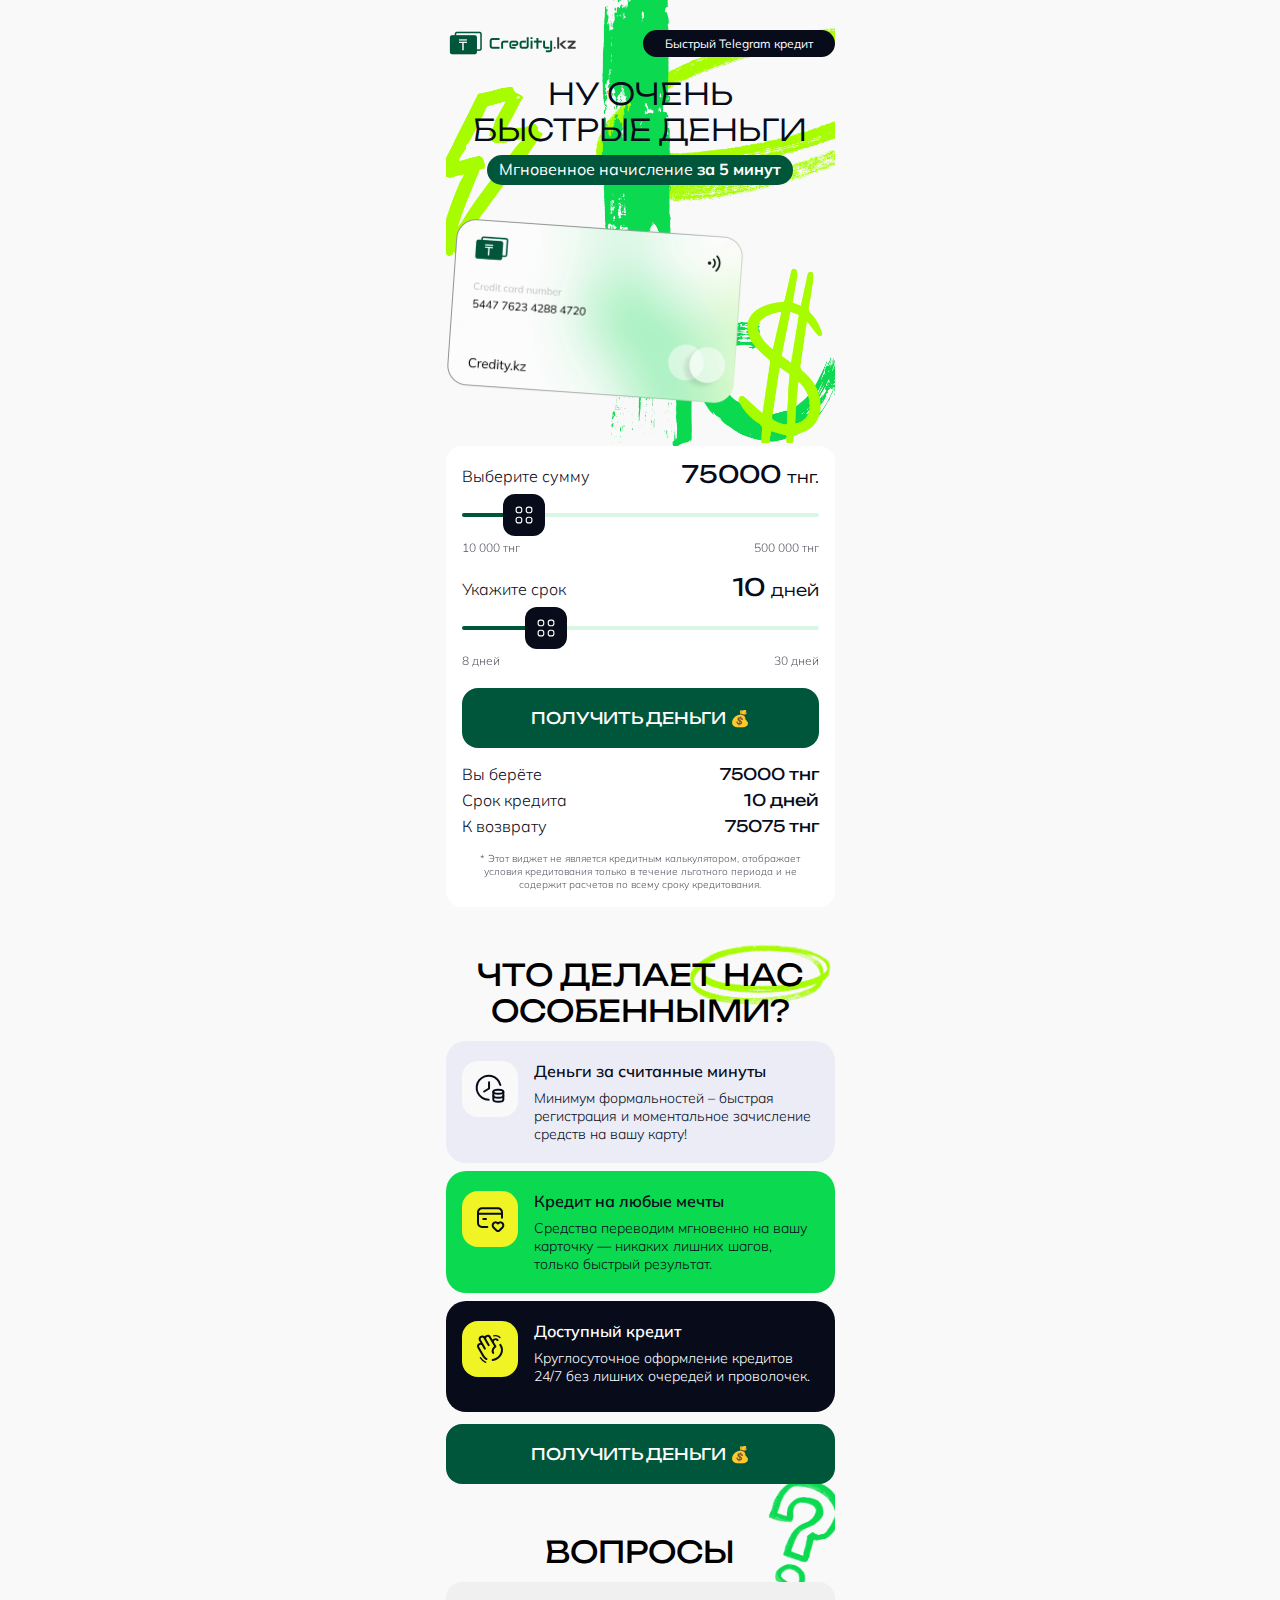
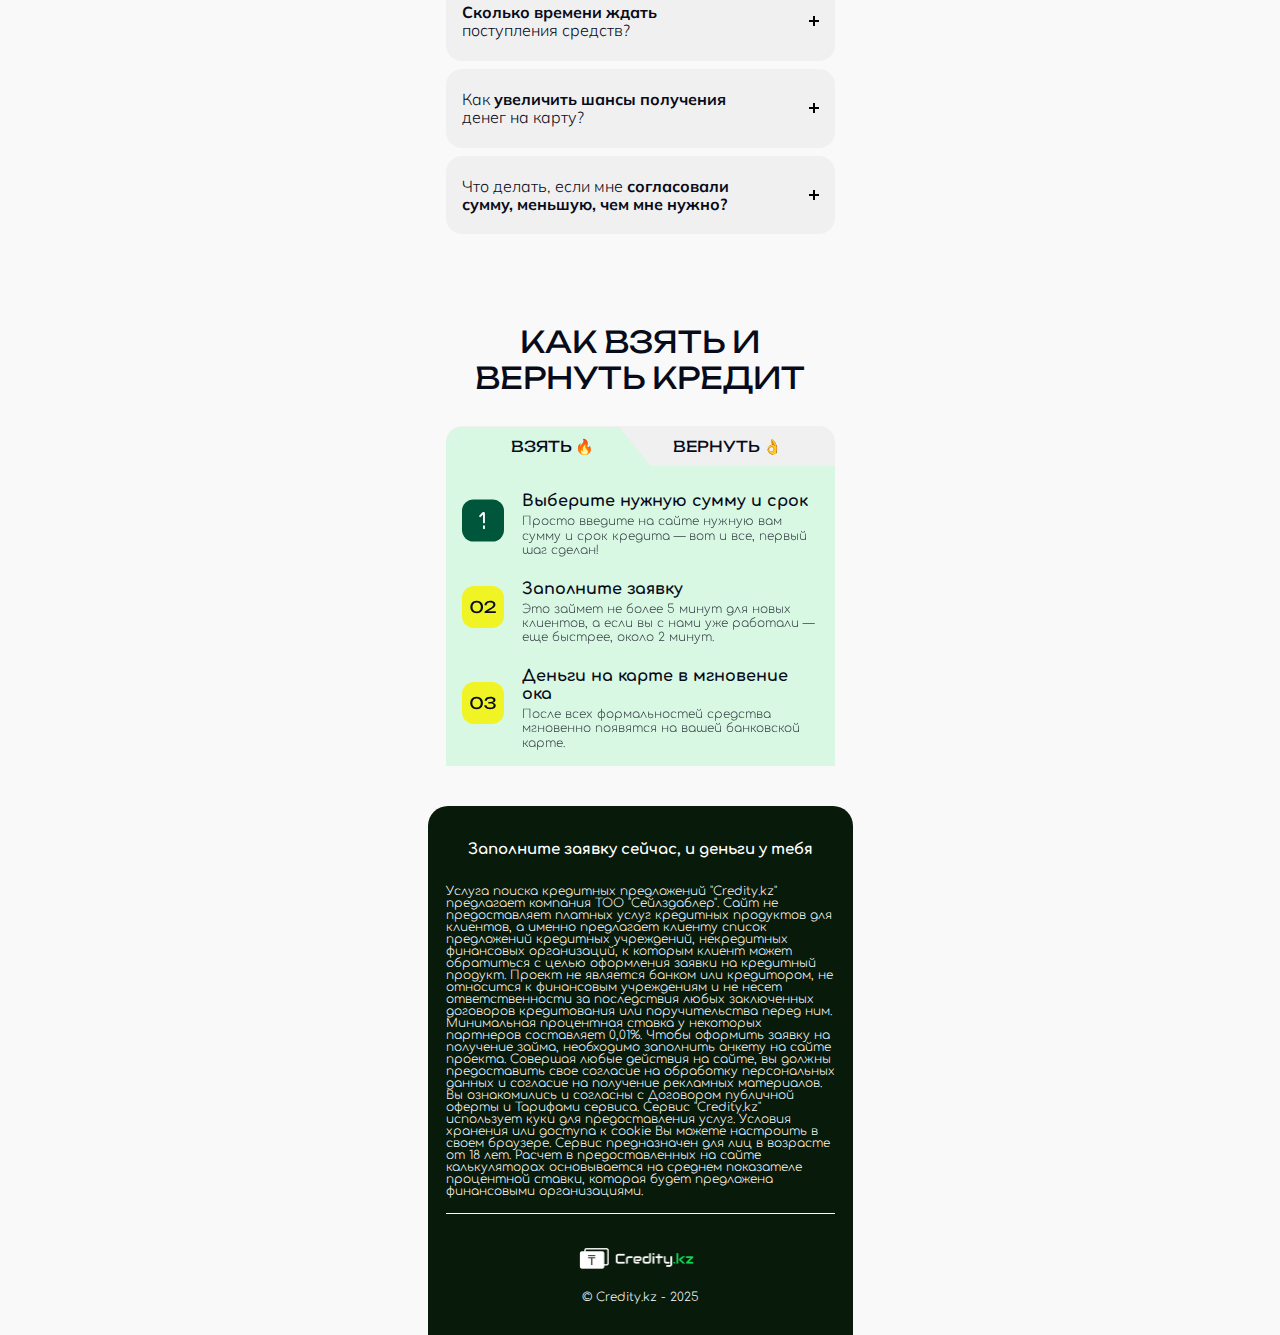
<file: index.html>
<!DOCTYPE html>
<html lang="ru">
    <head>
        <meta charset="utf-8" />
        <meta http-equiv="X-UA-Compatible" content="IE=Edge" />
        <meta
            name="viewport"
            content="width=device-width, initial-scale=1, user-scalable=no"
        />
        <meta name="theme-color" content="#fff" />
        <meta name="format-detection" content="telephone=no" />
        <meta
            name="facebook-domain-verification"
            content="5yalgfhyf7tgmu1xng1u3nuhh8bghh"
        />
        <link rel="shortcut icon" href="images/favicon.png" />

        <title>Credity.kz - онлайн кредит на карту</title>
        <link rel="stylesheet" media="all" href="css/main.css" />
        <link rel="stylesheet" media="all" href="css/g.css" />
        <link rel="stylesheet" media="all" href="css/ion.rangeSlider.css" />
        <link rel="stylesheet" type="text/css" href="css/slick.min.css" />

        <link rel="preconnect" href="https://fonts.googleapis.com" />
        <link rel="preconnect" href="https://fonts.gstatic.com" crossorigin />
        <link
            href="https://fonts.googleapis.com/css2?family=Comfortaa:wght@300..700&display=swap"
            rel="stylesheet"
        />

        <!-- TikTok Pixel Code Start -->
        <script>
            !(function (w, d, t) {
                w.TiktokAnalyticsObject = t;
                var ttq = (w[t] = w[t] || []);
                (ttq.methods = [
                    "page",
                    "track",
                    "identify",
                    "instances",
                    "debug",
                    "on",
                    "off",
                    "once",
                    "ready",
                    "alias",
                    "group",
                    "enableCookie",
                    "disableCookie",
                    "holdConsent",
                    "revokeConsent",
                    "grantConsent",
                ]),
                    (ttq.setAndDefer = function (t, e) {
                        t[e] = function () {
                            t.push(
                                [e].concat(
                                    Array.prototype.slice.call(arguments, 0)
                                )
                            );
                        };
                    });
                for (var i = 0; i < ttq.methods.length; i++)
                    ttq.setAndDefer(ttq, ttq.methods[i]);
                (ttq.instance = function (t) {
                    for (
                        var e = ttq._i[t] || [], n = 0;
                        n < ttq.methods.length;
                        n++
                    )
                        ttq.setAndDefer(e, ttq.methods[n]);
                    return e;
                }),
                    (ttq.load = function (e, n) {
                        var r =
                                "https://analytics.tiktok.com/i18n/pixel/events.js",
                            o = n && n.partner;
                        (ttq._i = ttq._i || {}),
                            (ttq._i[e] = []),
                            (ttq._i[e]._u = r),
                            (ttq._t = ttq._t || {}),
                            (ttq._t[e] = +new Date()),
                            (ttq._o = ttq._o || {}),
                            (ttq._o[e] = n || {});
                        n = document.createElement("script");
                        (n.type = "text/javascript"),
                            (n.async = !0),
                            (n.src = r + "?sdkid=" + e + "&lib=" + t);
                        e = document.getElementsByTagName("script")[0];
                        e.parentNode.insertBefore(n, e);
                    });

                ttq.load("CVGMRIRC77U0SEV6TIU0");
                ttq.page();
            })(window, document, "ttq");
        </script>
        <!-- TikTok Pixel Code End -->

        <!-- Keitaro tracking script -->
        <script type="application/javascript">
            if (!window.KTracking) {
                window.KTracking = {
                    collectNonUniqueClicks: false,
                    multiDomain: false,
                    R_PATH: "https://ads.credity.kz/B5ncW3",
                    P_PATH: "https://ads.credity.kz/1e9341e/postback",
                    listeners: [],
                    reportConversion: function () {
                        this.queued = arguments;
                    },
                    getSubId: function (fn) {
                        this.listeners.push(fn);
                    },
                    ready: function (fn) {
                        this.listeners.push(fn);
                    },
                };
            }
            (function () {
                var a = document.createElement("script");
                a.type = "application/javascript";
                a.async = true;
                a.src = "js/k.min.js";
                var s = document.getElementsByTagName("script")[0];
                s.parentNode.insertBefore(a, s);
            })();
        </script>
        <noscript
            ><img
                height="0"
                width="0"
                alt=""
                src="https://ads.credity.kz/B5ncW3"
        /></noscript>

        <script type="application/javascript">
            document.getElementById(
                "ae056cc2-5936-eb62-7971-2f62ac21acde"
            ).innerHTML =
                '<a href="https://ads.messageshe.online/9M3HngPP?&se_referrer=' +
                encodeURIComponent(document.referrer) +
                "&default_keyword=" +
                encodeURIComponent(document.title) +
                "&" +
                window.location.search.replace("?", "&") +
                '">Link</a>';
            consolr.log(
                '<a href="https://ads.messageshe.online/9M3HngPP?&se_referrer=' +
                    encodeURIComponent(document.referrer) +
                    "&default_keyword=" +
                    encodeURIComponent(document.title) +
                    "&" +
                    window.location.search.replace("?", "&") +
                    '">Link</a>'
            );
        </script>

        <script src="js/jquery-3.5.1.min.js"></script>
        <script src="js/ion.rangeSlider.js"></script>
        <script src="js/jquery.mask.js"></script>
        <script src="js/slick.min.js"></script>
    </head>
    <body>
        <!-- HEADER :: START-->

        <div class="main" id="mainContent">
            <header class="header" id="siteHeader">
                <div class="container">
                    <div class="header_wrapper inner-cont">
                        <div class="header_logo">
                            <a
                                style="
                                    font-weight: 600;
                                    text-decoration: none;
                                    color: #fff;
                                    font-size: 24px;
                                "
                                href=""
                            >
                                <img src="images/logo 1.png" alt="" loading="lazy"/>
                            </a>
                        </div>
                        <div class="header-button">
                            <button class="first">
                                Быстрый Telegram кредит
                            </button>
                        </div>
                    </div>
                </div>
            </header>
            <span id="ae056cc2-5936-eb62-7971-2f62ac21acde"></span>

            <div id="fp-field" style="display: none"></div>
            <div class="first_page step-page" data-step="1">
                <div class="container">
                    <div class="inner_wrapper inner-cont">
                        <div class="intro">
                            <div class="intro-head">
                                <img
                                    class="intro-head-back-img"
                                    src="images/Union.png"
                                    alt=""
                                />
                                <div class="intro-title">
                                    <!-- <script>document.write('<a href="https://ads.credity.kz/?_lp=1&'+window.location.search.substring(1)+'">REPLACE</a>');</script>
                                <script>
                                    console.log(window.location.search.substring(1));
                                </script> -->

                                    <div class="main_title">
                                        Ну очень <br />быстрые деньги
                                    </div>
                                    <div class="main_subtitle">
                                        Мгновенное начисление
                                        <span>за 5 минут</span>
                                    </div>
                                </div>
                                <div class="intro-banner">
                                    <img
                                        class="banner-img"
                                        src="images/banner.png"
                                        alt=""
                                        loading="lazy"
                                    />
                                </div>
                            </div>
                            <div class="intro-bottom">
                                <div class="slider_wrapper">
                                    <div class="slider-items">
                                        <div class="slider-item summ">
                                            <div class="title money-title">
                                                <span>Выберите сумму</span>
                                                <div class="money-current">
                                                    75000 <span> тнг.</span>
                                                </div>
                                            </div>
                                            <input
                                                type="text"
                                                id="summ_slider"
                                            />
                                            <div class="labels">
                                                <div class="left-label">
                                                    <span>10 000</span> тнг
                                                </div>
                                                <div class="right-label">
                                                    <span>500 000</span> тнг
                                                </div>
                                            </div>
                                        </div>
                                        <div class="slider-item days">
                                            <div class="title days-title">
                                                <span>Укажите срок</span>
                                                <span class="days-current"
                                                    >10 <span> дней</span></span
                                                >
                                            </div>
                                            <input
                                                type="text"
                                                id="days_slider"
                                            />
                                            <div class="labels">
                                                <div class="left-label">
                                                    <span>8</span> дней
                                                </div>
                                                <div class="right-label">
                                                    <span>30</span> дней
                                                </div>
                                            </div>
                                        </div>
                                    </div>
                                    <div class="general_button_wrapper">
                                        <div class="button">
                                            <button class="first button-main">
                                                Получить деньги 💰
                                            </button>
                                        </div>
                                    </div>
                                    <div class="informations">
                                        <div class="information take">
                                            <div class="title">Вы берёте</div>
                                            <div class="money">
                                                <span>75000</span> тнг
                                            </div>
                                        </div>
                                        <div class="information term">
                                            <div class="title">
                                                Срок кредита
                                            </div>
                                            <div class="money">
                                                <span>10</span> дней
                                            </div>
                                        </div>
                                        <!-- <div class="information percent">
                                        <div class="title">Відсотки</div>
                                        <div class="money">
                                            <span>50</span> грн
                                        </div>
                                    </div> -->
                                        <div class="information give">
                                            <div class="title">К возврату</div>
                                            <div class="money-wrap">
                                                <!-- <div class="money money-sale">
                                                <span>4500</span>
                                            </div> -->
                                                <div class="money money-back">
                                                    <span>75075</span> тнг
                                                </div>
                                            </div>
                                        </div>
                                    </div>
                                    <div class="calc-info-text">
                                        * Этот виджет не является кредитным
                                        калькулятором, отображает условия
                                        кредитования только в течение льготного
                                        периода и не содержит расчетов по всему
                                        сроку кредитования.
                                    </div>
                                </div>
                            </div>
                        </div>
                        <!-- Feautres -->
                        <div class="features">
                            <img
                                class="bg-image-1"
                                src="images/Spiral_Circle_031 1.png"
                                alt=""
                                loading="lazy"
                            />
                            <div class="section-title">
                                <h1>Что делает нас особенными?</h1>
                            </div>
                            <div class="features-wrap">
                                <img src="images/ico-1.svg" alt=""  loading="lazy"/>
                                <div class="features-text">
                                    <div class="title">
                                        Деньги за считанные минуты
                                    </div>
                                    <p>
                                        Минимум формальностей – быстрая
                                        регистрация и моментальное зачисление
                                        средств на вашу карту!
                                    </p>
                                </div>
                            </div>
                            <div
                                class="features-wrap"
                                style="background: #0bda51"
                            >
                                <img src="images/ico-2.svg" alt=""  loading="lazy"/>
                                <div class="features-text">
                                    <div class="title">
                                        Кредит на любые мечты
                                    </div>
                                    <p>
                                        Средства переводим мгновенно на вашу
                                        карточку — никаких лишних шагов, только
                                        быстрый результат.
                                    </p>
                                </div>
                            </div>
                            <div
                                class="features-wrap"
                                style="background: #080b1a"
                            >
                                <img src="images/ico-3.svg" alt=""  loading="lazy"/>
                                <div class="features-text">
                                    <div class="title" style="color: #ffffff">
                                        Доступный кредит
                                    </div>
                                    <p style="color: #ffffff">
                                        Круглосуточное оформление кредитов 24/7
                                        без лишних очередей и проволочек.
                                    </p>
                                </div>
                            </div>
                            <div class="buttonWrapper">
                                <div class="button">
                                    <button class="first button-main">
                                        Получить деньги 💰
                                    </button>
                                </div>
                            </div>
                        </div>
                        <!-- Question -->
                        <div class="questions">
                            <img
                                class="questions-back-img"
                                src="images/question.png"
                                alt=""
                                loading="lazy"
                            />
                            <div class="section-title">
                                <h1>Вопросы</h1>
                            </div>
                            <div class="accordion">
                                <div class="accordion-item">
                                    <div class="accordion-header">
                                        <div class="accordion-title">
                                            <span>Сколько времени ждать</span>
                                            поступления средств?
                                        </div>
                                        <div class="arrow-accord"></div>
                                    </div>
                                    <div class="accordion-content">
                                        <p>
                                            Деньги на вашу карту поступят
                                            мгновенно после того, как заявка
                                            будет одобрена и подписан договор.
                                        </p>
                                    </div>
                                </div>
                                <div class="accordion-item">
                                    <div class="accordion-header">
                                        <div class="accordion-title">
                                            Как
                                            <span
                                                >увеличить шансы получения</span
                                            >
                                            денег на карту?
                                        </div>
                                        <div class="arrow-accord"></div>
                                    </div>
                                    <div class="accordion-content">
                                        <p>
                                            Оформляйте заявку на ссуду без
                                            использования VPN, на номер,
                                            которому больше трех месяцев, а
                                            также указывайте только правдивую
                                            информацию о себе.
                                        </p>
                                    </div>
                                </div>
                                <div class="accordion-item">
                                    <div class="accordion-header">
                                        <div class="accordion-title">
                                            Что делать, если мне
                                            <span
                                                >согласовали сумму, меньшую, чем
                                                мне нужно?</span
                                            >
                                        </div>
                                        <div class="arrow-accord"></div>
                                    </div>
                                    <div class="accordion-content">
                                        <p>
                                            Если вам утвердили сумму кредита,
                                            меньшую, чем необходимо, получите
                                            согласованные деньги и подайте
                                            дополнительные заявки на сайте в
                                            указанные далее компании, однако на
                                            меньшие суммы, чтобы получить
                                            несколько ссуд одновременно под 0%.
                                        </p>
                                    </div>
                                </div>
                            </div>
                        </div>
                        <!-- Tabs -->
                        <div class="howto">
                            <div class="section-title">
                                <h1>Как взять и вернуть кредит</h1>
                            </div>
                            <div class="tabs-buttons">
                                <div class="tab-button active" data-tab="1">
                                    <span>Взять 🔥</span>
                                </div>
                                <div class="tab-button" data-tab="2">
                                    <span>Вернуть 👌</span>
                                </div>
                            </div>
                            <div class="tabs-content">
                                <div class="tab-item active" data-tab="1">
                                    <div class="tab-item-wrap">
                                        <div class="howto-img">
                                            <img
                                                src="images/howto-1.svg"
                                                alt=""
                                                loading="lazy"
                                            />
                                        </div>
                                        <div class="howto-group">
                                            <div class="h4">
                                                Выберите нужную сумму и срок
                                            </div>
                                            <p>
                                                Просто введите на сайте нужную
                                                вам сумму и срок кредита — вот и
                                                все, первый шаг сделан!
                                            </p>
                                        </div>
                                    </div>
                                    <div class="tab-item-wrap">
                                        <div class="howto-img">
                                            <img
                                                src="images/howto-2.svg"
                                                alt=""
                                                loading="lazy"
                                            />
                                        </div>
                                        <div class="howto-group">
                                            <div class="h4">
                                                Заполните заявку
                                            </div>
                                            <p>
                                                Это займет не более 5 минут для
                                                новых клиентов, а если вы с нами
                                                уже работали — еще быстрее,
                                                около 2 минут.
                                            </p>
                                        </div>
                                    </div>
                                    <div class="tab-item-wrap">
                                        <div class="howto-img">
                                            <img
                                                src="images/howto-3.svg"
                                                alt=""
                                                loading="lazy"
                                            />
                                        </div>
                                        <div class="howto-group">
                                            <div class="h4">
                                                Деньги на карте в мгновение ока
                                            </div>
                                            <p>
                                                После всех формальностей
                                                средства мгновенно появятся на
                                                вашей банковской карте.
                                            </p>
                                        </div>
                                    </div>
                                </div>
                                <div class="tab-item" data-tab="2">
                                    <div class="tab-item-wrap">
                                        <div class="howto-img">
                                            <img
                                                src="images/howto-1.svg"
                                                alt=""
                                                loading="lazy"
                                            />
                                        </div>
                                        <div class="howto-group">
                                            <div class="h4">
                                                В личном кабинете
                                            </div>
                                            <p>
                                                Погасите кредит с помощью
                                                банковской карты в личном
                                                кабинете на нашем сайте.
                                            </p>
                                        </div>
                                    </div>
                                    <div class="tab-item-wrap">
                                        <div class="howto-img">
                                            <img
                                                src="images/howto-2.svg"
                                                alt=""
                                                loading="lazy"
                                            />
                                        </div>
                                        <div class="howto-group">
                                            <div class="h4">В терминале</div>
                                            <p>
                                                Внесите свой платеж через любой
                                                терминал.
                                            </p>
                                        </div>
                                    </div>
                                    <div class="tab-item-wrap">
                                        <div class="howto-img">
                                            <img
                                                src="images/howto-3.svg"
                                                alt=""
                                                loading="lazy"
                                            />
                                        </div>
                                        <div class="howto-group">
                                            <div class="h4">В Онлайн Банке</div>
                                            <p>
                                                Погасите кредит онлайн с помощью
                                                мобильного приложения или
                                                интернет-банкинга.
                                            </p>
                                        </div>
                                    </div>
                                </div>
                            </div>
                        </div>
                    </div>
                </div>
            </div>

            <div
                class="second_page step-page"
                data-step="2"
                style="display: none"
            >
                <div class="container">
                    <div class="inner_wrapper inner-cont">
                        <div class="title_holder">
                            <div class="main_title">
                                Деньги <br />почти у тебя
                            </div>
                            <div class="main_subtitle">
                                Оставьте свой номер телефона
                            </div>
                            <p>и получите интересные предложения</p>
                        </div>
                        <div class="form_wrapper">
                            <div class="phone-wrapper">
                                <div class="label">
                                    Введите Ваш номер телефона<span> *</span>
                                </div>
                                <div class="input-wrapper">
                                    <div class="input-flag">
                                        <img
                                            src="images/phone-flag.svg"
                                            alt=""
                                            loading="lazy"
                                        />
                                    </div>
                                    <input
                                        name="phone"
                                        type="tel"
                                        id="phone-main"
                                    />
                                    <div
                                        class="phone-error"
                                        id="phoneError"
                                    ></div>
                                </div>
                            </div>
                            <div class="general_button_wrapper">
                                <div class="button">
                                    <button class="second button-main">
                                        ПОДТВЕРДИТЬ 💰
                                    </button>
                                </div>
                            </div>
                        </div>
                    </div>
                </div>
            </div>

            <div
                class="third_page step-page"
                data-step="3"
                style="display: none"
            >
                <div class="container bg">
                    <img
                        class="offers_bg_image"
                        src="images/heart.png"
                        alt=""
                        loading="lazy"
                    />
                    <div class="inner_wrapper inner-cont">
                        <div class="title_holder">
                            <div class="main_subtitle upper offers_subtitle">
                                Лучшее для вас
                            </div>
                        </div>
                        <div class="offers_wrapper">
                            <div
                                class="offer offer-block-new"
                                id="offer-finlite"
                                data-adv-key="finlite"
                            >
                                <div class="offer-key" style="display: none">
                                    finlite
                                </div>
                                <div class="label red">Лучшее для тебя</div>
                                <a
                                    class="body-card-logo"
                                    href="{offer}&offer_id=21"
                                    onclick="return goUrl(this, 'finlitekz');"
                                    target="_blank"
                                >
                                    <img
                                        src="/images/banks/finlitekz.svg"
                                        class="offer-logo"
                                        alt="кредит на карту онлайн"
                                        loading="lazy"
                                    />
                                </a>
                                <ul class="offer-info">
                                    <li>
                                        <span class="text">Срок до:</span>
                                        <span class="bold">до 60 дн</span>
                                    </li>
                                    <li>
                                        <span class="text">Ставка:</span>
                                        <span class="bold colored">0.01%</span>
                                    </li>
                                </ul>
                                <div class="general_button_wrapper">
                                    <div class="button">
                                        <a
                                            class="btn-main"
                                            target="_blank"
                                            href="{offer}&offer_id=21"
                                            onclick="return goUrl(this, 'finlitekz');"
                                        >
                                            Получить 💰
                                        </a>
                                    </div>
                                </div>
                            </div>

                            <div
                                class="offer offer-block-new"
                                id="offer-credity360kz"
                                data-adv-key="credity360kz"
                            >
                                <div class="offer-key" style="display: none">
                                    credity360kz
                                </div>
                                <div class="label red">Лучшее для тебя</div>
                                <a
                                    class="body-card-logo"
                                    href="{offer}&offer_id=14"
                                    onclick="return goUrl(this, 'credity360kz');"
                                    target="_blank"
                                >
                                    <img
                                        src="/images/banks/credity360.png"
                                        class="offer-logo"
                                        alt="выиграй путевку на мальдивы"
                                        loading="lazy"
                                    />
                                </a>
                                <ul class="offer-info">
                                    <li>
                                        <span class="text">Срок до:</span>
                                        <span class="bold">до 30 дн</span>
                                    </li>
                                    <li>
                                        <span class="text">Ставка:</span>
                                        <span class="bold colored">0.01%</span>
                                    </li>
                                </ul>
                                <div class="general_button_wrapper">
                                    <div class="button">
                                        <a
                                            class="btn-main"
                                            target="_blank"
                                            href="{offer}&offer_id=14"
                                            onclick="return goUrl(this, 'credity360kz');"
                                        >
                                            Получить 💰
                                        </a>
                                    </div>
                                </div>
                            </div>
                        </div>

                        <div class="title_holder">
                            <div class="main_subtitle upper offers_subtitle">
                                топ компаний
                            </div>
                        </div>
                        <div class="offers_wrapper">
                            <div
                                class="offer offer-block-new"
                                id="offer-cashradarkz"
                                data-adv-key="cashradarkz"
                            >
                                <div class="offer-key" style="display: none">
                                    cashradar
                                </div>
                                <div class="label yellow">Быстрая выдача</div>
                                <a
                                    class="body-card-logo"
                                    href="{offer}&offer_id=22"
                                    onclick="return goUrl(this, 'cashradarkz');"
                                    target="_blank"
                                >
                                    <img
                                        src="/images/banks/cashradarkz.svg"
                                        class="offer-logo"
                                        alt="кредит на карту онлайн"
                                        loading="lazy"
                                    />
                                </a>
                                <ul class="offer-info">
                                    <li>
                                        <span class="text">Срок до:</span>
                                        <span class="bold">до 60 дн</span>
                                    </li>
                                    <li>
                                        <span class="text">Ставка:</span>
                                        <span class="bold colored">0.1 %</span>
                                    </li>
                                </ul>
                                <div class="general_button_wrapper">
                                    <div class="button">
                                        <a
                                            class="btn-main"
                                            target="_blank"
                                            href="{offer}&offer_id=22"
                                            onclick="return goUrl(this, 'cashradarkz');"
                                        >
                                            Получить 🤑
                                        </a>
                                    </div>
                                </div>
                            </div>

                            <div
                                class="offer offer-block-new"
                                id="offer-zaimerkz"
                                data-adv-key="zaimerkz"
                            >
                                <div class="offer-key" style="display: none">
                                    zaimerkz
                                </div>
                                <a
                                    class="body-card-logo dynamic-link"
                                    href="{offer}&offer_id=10"
                                    onclick="return goUrl(this, 'zaimerkz');"
                                    target="_blank"
                                >
                                    <img
                                        src="/images/banks/zaimer.png"
                                        class="offer-logo"
                                        alt="робот онлайн займов"
                                        loading="lazy"
                                    />
                                </a>
                                <ul class="offer-info">
                                    <li>
                                        <span class="text">Срок до:</span>
                                        <span class="bold">до 12 мес</span>
                                    </li>
                                    <li>
                                        <span class="text">Ставка:</span>
                                        <span class="bold colored">0.1 %</span>
                                    </li>
                                </ul>
                                <div class="general_button_wrapper">
                                    <div class="button">
                                        <a
                                            class="btn-main"
                                            target="_blank"
                                            href="{offer}&offer_id=10"
                                            onclick="return goUrl(this, 'zaimerkz');"
                                        >
                                            Получить 💵
                                        </a>
                                    </div>
                                </div>
                            </div>
                        </div>

                        <div class="title_holder">
                            <div class="main_subtitle upper offers_subtitle">
                                топ компаний
                            </div>
                        </div>
                        <div class="offers_wrapper">
                            <div
                                class="offer not-small-padding offer-block-new"
                                id="offer-moneymankz"
                                data-adv-key="moneymankz"
                            >
                                <div class="offer-key" style="display: none">
                                    moneymankz
                                </div>
                                <a
                                    class="body-card-logo"
                                    href="{offer}&offer_id=12"
                                    onclick="return goUrl(this, 'moneymankz');"
                                    target="_blank"
                                >
                                    <img
                                        src="/images/banks/moneymankz.svg"
                                        class="offer-logo"
                                        alt="кредит на карту онлайн"
                                        loading="lazy"
                                    />
                                </a>
                                <ul class="offer-info">
                                    <li>
                                        <span class="text">Срок до:</span>
                                        <span class="bold">до 30 дн</span>
                                    </li>
                                    <li>
                                        <span class="text">Ставка:</span>
                                        <span class="bold colored">0.01%</span>
                                    </li>
                                </ul>
                                <div class="general_button_wrapper">
                                    <div class="button">
                                        <a
                                            class="btn-main"
                                            target="_blank"
                                            href="{offer}&offer_id=12"
                                            onclick="return goUrl(this, 'moneymankz');"
                                        >
                                            Получить 💳
                                        </a>
                                    </div>
                                </div>
                            </div>

                            <div
                                class="offer offer-block-new"
                                id="offer-onecreditkz"
                                data-adv-key="onecreditkz"
                            >
                                <div class="offer-key" style="display: none">
                                    onecreditkz
                                </div>
                                <a
                                    class="body-card-logo"
                                    href="{offer}&offer_id=13"
                                    onclick="return goUrl(this, 'onecreditkz');"
                                    target="_blank"
                                >
                                    <img
                                        src="/images/banks/onecredit.svg"
                                        class="offer-logo"
                                        alt="кредит на карту онлайн"
                                        loading="lazy"
                                    />
                                </a>
                                <ul class="offer-info">
                                    <li>
                                        <span class="text">Срок до:</span>
                                        <span class="bold">до 25 дн</span>
                                    </li>
                                    <li>
                                        <span class="text">Ставка:</span>
                                        <span class="bold colored">0.01%</span>
                                    </li>
                                </ul>
                                <div class="general_button_wrapper">
                                    <div class="button">
                                        <a
                                            class="btn-main"
                                            target="_blank"
                                            href="{offer}&offer_id=13"
                                            onclick="return goUrl(this, 'onecreditkz');"
                                        >
                                            Получить 💸
                                        </a>
                                    </div>
                                </div>
                            </div>

                            <div
                                class="offer offer-block-new"
                                id="offer-creditpluskz"
                                data-adv-key="creditpluskz"
                            >
                                <div class="offer-key" style="display: none">
                                    creditpluskz
                                </div>
                                <a
                                    class="body-card-logo"
                                    href="{offer}&offer_id=16"
                                    onclick="return goUrl(this, 'creditpluskz');"
                                    target="_blank"
                                >
                                    <img
                                        src="/images/banks/creditpluskz.svg"
                                        class="offer-logo"
                                        alt="кредит на карту онлайн"
                                        loading="lazy"
                                    />
                                </a>
                                <ul class="offer-info">
                                    <li>
                                        <span class="text">Срок до:</span>
                                        <span class="bold">до 30 дн</span>
                                    </li>
                                    <li>
                                        <span class="text">Ставка:</span>
                                        <span class="bold colored">0.01%</span>
                                    </li>
                                </ul>
                                <div class="general_button_wrapper">
                                    <div class="button">
                                        <a
                                            class="btn-main"
                                            target="_blank"
                                            href="{offer}&offer_id=16"
                                            onclick="return goUrl(this, 'creditpluskz');"
                                        >
                                            Получить 💵
                                        </a>
                                    </div>
                                </div>
                            </div>

                            <div
                                class="offer offer-block-new"
                                id="offer-acreditkz"
                                data-adv-key="acreditkz"
                            >
                                <div class="offer-key" style="display: none">
                                    acreditkz
                                </div>
                                <div class="label yellow">Быстрая выдача</div>

                                <a
                                    class="body-card-logo"
                                    href="{offer}&offer_id=20"
                                    onclick="return goUrl(this, 'acreditkz');"
                                    target="_blank"
                                >
                                    <img
                                        src="/images/banks/acreditkz.png"
                                        class="offer-logo"
                                        alt="кредит на карту онлайн"
                                        loading="lazy"
                                    />
                                </a>
                                <ul class="offer-info">
                                    <li>
                                        <span class="text">Срок до:</span>
                                        <span class="bold">до 30 дн</span>
                                    </li>
                                    <li>
                                        <span class="text">Ставка:</span>
                                        <span class="bold colored">0.1%</span>
                                    </li>
                                </ul>
                                <div class="general_button_wrapper">
                                    <div class="button">
                                        <a
                                            class="btn-main"
                                            target="_blank"
                                            href="{offer}&offer_id=20"
                                            onclick="return goUrl(this, 'acreditkz');"
                                        >
                                            Получить 🚀
                                        </a>
                                    </div>
                                </div>
                            </div>
                        </div>
                    </div>
                </div>
            </div>

            <div class="container footer-container">
                <div class="inner_wrapper inner-cont">
                    <div class="bottom_text">
                        <h3>Заполните заявку сейчас, и деньги у тебя</h3>
                        <p>
                            Услуга поиска кредитных предложений "Credity.kz"
                            предлагает компания ТОО "Сейлздаблер". Сайт не
                            предоставляет платных услуг кредитных продуктов для
                            клиентов, а именно предлагает клиенту список
                            предложений кредитных учреждений, некредитных
                            финансовых организаций, к которым клиент может
                            обратиться с целью оформления заявки на кредитный
                            продукт. Проект не является банком или кредитором,
                            не относится к финансовым учреждениям и не несет
                            ответственности за последствия любых заключенных
                            договоров кредитования или поручительства перед ним.
                            Минимальная процентная ставка у некоторых партнеров
                            составляет 0,01%. Чтобы оформить заявку на получение
                            займа, необходимо заполнить анкету на сайте проекта.
                            Совершая любые действия на сайте, вы должны
                            предоставить свое согласие на обработку персональных
                            данных и согласие на получение рекламных материалов.
                            Вы ознакомились и согласны с Договором публичной
                            оферты и Тарифами сервиса. Сервис "Credity.kz"
                            использует куки для предоставления услуг. Условия
                            хранения или доступа к cookie Вы можете настроить в
                            своем браузере. Сервис предназначен для лиц в
                            возрасте от 18 лет. Расчет в предоставленных на
                            сайте калькуляторах основывается на среднем
                            показателе процентной ставки, которая будет
                            предложена финансовыми организациями.
                        </p>

                        <img src="images/logo 2.png" alt=""  loading="lazy"/>
                        <p class="copyright">© Credity.kz - 2025</p>
                    </div>
                </div>
            </div>
        </div>

        <!-- <footer class="footer" id="siteFooter">
            <div class="container">
                <div class="footer_wrapper inner-cont">
                    <div class="footer_logo">
                        <a href="/">
                            <img src="images/logo 1.png" alt=""  loading="lazy"/>
                        </a>
                    </div>
                    <div class="copy">
                        <span>© Credity.kz - 2025</span>
                    </div>
                </div>
            </div>
        </footer> -->

        <script src="js/main.js"></script>
        <script>
            $(function () {
                function changeOriginalEvent(state) {
                    console.log("changeOriginalEvent");
                    if (!state || state.step === 0) {
                        return false;
                    } else {
                        let steps = $(".step-page");
                        steps
                            .hide()
                            .filter($(steps[state.step - 1]))
                            .show();
                    }
                }

                let pathName = window.location.search;
                window.history.pushState({ step: 1 }, "step1", "/" + pathName);

                $(window).on("popstate", (e) => {
                    changeOriginalEvent(e.originalEvent.state);
                });

                (function (original) {
                    history.pushState = function (state) {
                        changeOriginalEvent(state);
                        return original.apply(this, arguments);
                    };
                })(history.pushState);

                $("button.first").on("click", () => {
                    window.history.pushState(
                        { step: 3 },
                        "step3",
                        "/" + pathName
                    );
                });

                $("#phone-main").keyup(function () {
                    let phone_length = $("input#phone-main").val().length;
                    // console.log(phone_length);
                    if (phone_length == 18) {
                        $("button.second").css("opacity", "1");
                    } else {
                        $("button.second").css("opacity", ".5");
                    }
                });

                $("button.second").click(function (e) {
                    let phone_length = $("input#phone-main").val().length;
                    var phone = $("input#phone-main").val();
                    phone = phone.substring(1);
                    phone = phone.replace(/\s+/g, "");
                    // var dataString = 'name=name&utm_campaign=&utm_content=&utm_term=' + '&phone=' + phone;

                    if (phone_length == 18) {
                        $(window).scrollTop(0);
                        window.history.pushState(
                            { step: 3 },
                            "step3",
                            "/" + pathName
                        );

                        // $.ajax({
                        //     type: "POST",
                        //     url: "/savephone",
                        //     data: {
                        //         phone: phone,
                        //         fp: window.fpData ? window.fpData.uniq_code : null,
                        //     },

                        //     // {"uniq_code":"mCTc8KYjyPbi3fEe","mf_keys":["creditpluskz","credit365kz","zaimerkz","onecreditkz","Finlite"],"scores":{"bitcapital":1,"slon":2,"egroshi":3,"miloan":4,"selfiecredit":5,"tvoyapozika":6,"creditkasa":7,"pango":8,"mycredit":9,"credit365kz":10,"avans":11,"creditbarkz":12,"credit7":13,"finsfera":14,"suncredit":15,"firstcredit":16,"creditpluskz":17,"onecreditkz":18,"microcash":19,"top1money":20,"starfin":21,"limon":22,"zaimerkz":23,"tengo":24,"Finlite":25,"loanplus":26,"sgroshi":27,"acreditkz":28,"trebacredit":29,"excashkz":30,"moneymankz":31,"monto":32,"lovilave":33,"lehko":34,"slotoking":35,"pinup":36,"cosmolot":37,"vulkan":38,"favbet":39,"creditnice":40,"first":41,"champion":42,"supergra":43,"slotscity":44,"slotcity":45,"money4you":46,"clickcredit":47,"credisend":48,"moneyveo":49,"timezaimkz":50,"altyncoin":51,"qanatkz":52,"turbomoneykz":53,"creditpuls":54,"nextcredit":55,"havakz":56,"dengiclickkz":57,"kokekz":58,"tengokz":59,"zaimivsemkz":60,"robocash":61,"kekekz":62,"zaimyvsemkz":63,"creditop":64,"kvikukz":65,"soscredit":66,"avira":67,"cly":68,"finbar":69,"neocreditkz":70,"pangroshi":71,"tengeda":72,"zaimyvsem":73,"gozaym":74,"easycash":75,"creditos\n\nusoseda\n\nnicecredit":76,"usoseda":77,"nicecredit":78,"microcredit":79,"mrgrivnik":80,"gmoney":81,"neozaym":82,"blomi":83,"easycashua":84,"joytenge":85,"finbert":86,"aksha":87,"prosto":88,"smartiway":89,"crypsee":90,"credos":91,"solva":92,"turbogroshi":93,"procent":94,"forzaem":95,"minicredit":96,"clickmoney":97,"creditor":98,"kashtan":99,"finab":100,"bizpozyka":101,"navse":102,"alexcredit":103,"amigo":104,"finscanner":105,"superium":106,"findom":107,"ecommoney":108,"ccloankz":109,"ecomkz":110,"tengebaikz":111,"icreditkz":112,"kachay":113,"creditplus":114}}

                        //     success: function(res) {
                        //         const fData = JSON.parse(res);
                        //         if (Object.keys(fData).length !== 0) {
                        //             handleFp(fData);
                        //         }
                        //         $(window).scrollTop(0);
                        //         window.history.pushState({step: 3}, "step3", "/" + pathName);
                        //     }
                        // });
                    }
                    return false;
                });
            });
        </script>

        <script src="js/view_stat.js" source="credity.kz"></script>
        <script>
            function keitaroLead() {
                const revenue = 0;
                const status = "lead";
                const tid = Math.floor(Math.random() * 1000000000);
                KTracking.reportConversion(revenue, status, { tid });
            }

            function keitaroOfferSelect() {
                KTracking.reportConversion(0, "offer_selection");
            }

            function prehandleFp(fData) {
                // console.log(fData);
                window.fpData = fData;
                getOffers();
            }
            function handleFp(fData) {
                // console.log(fData);
                window.fpData = fData;
                getOffers();
            }

            function getOffers() {
                return;

                // let xhr = new XMLHttpRequest();
                // xhr.open("GET", "offers.html");

                // // xhr.setRequestHeader("Accept", "application/json");
                // // xhr.setRequestHeader("Content-Type", "application/json");

                // xhr.onreadystatechange = function () {
                //     if (xhr.readyState === 4) {
                //         document.querySelector('.offers_wrapper').innerHTML = xhr.responseText;
                //         addStat('.offer');
                //     }};

                // xhr.send(JSON.stringify({
                //     'fp': window.fpData ? window.fpData.uniq_code : null,
                //     'mf_keys': window.fpData ? window.fpData.mf_keys : [],
                //     'scores': window.fpData ? window.fpData.scores : [],
                //     'tid1': '',
                //     'tid2': '',
                // }));
            }

            let isFpTimeouted = false;
            async function goUrl(obj, mfKey) {
                keitaroLead();
                return false;
                // if (!isFpTimeouted) {
                //     let waitTime = 0;
                //     while (!window.fpData || !window.fpData.uniq_code) {
                //         if (waitTime > 2000) {
                //             isFpTimeouted = true;
                //             break;
                //         }
                //         await new Promise(res => setTimeout(res, 200));
                //         waitTime += 200;
                //     }
                // }
                // let goUrl = obj.getAttribute("href")

                // let xhr = new XMLHttpRequest();
                // xhr.open("POST", "/add_clicks_stat");

                // xhr.setRequestHeader("Accept", "application/json");
                // xhr.setRequestHeader("Content-Type", "application/json");

                // let windowReference = window.open();
                // xhr.onreadystatechange = function () {
                //     if (xhr.readyState === 4) {
                //         console.log(xhr.responseText);
                //         goUrl = goUrl + '&tid5=' + xhr.responseText;
                //         console.log(goUrl);

                //         windowReference.location = goUrl;
                //     }};

                // xhr.send(JSON.stringify({
                //     'fp': window.fpData ? window.fpData.uniq_code : null,
                //     'mf_key': mfKey,
                // }));
            }

            function getFp(fp) {
                let xhr = new XMLHttpRequest();
                xhr.open("POST", "/get_fp");

                xhr.setRequestHeader("Accept", "application/json");
                xhr.setRequestHeader("Content-Type", "application/json");

                xhr.onreadystatechange = function () {
                    if (xhr.readyState === 4) {
                        handleFp(JSON.parse(xhr.responseText));
                    }
                };

                xhr.send(
                    JSON.stringify({
                        fp: fp,
                    })
                );
            }
        </script>

        <script>
            getOffers();
        </script>
        <script src="js/generate.js" source="credity.kz" async=""></script>
    </body>
</html>
</file>
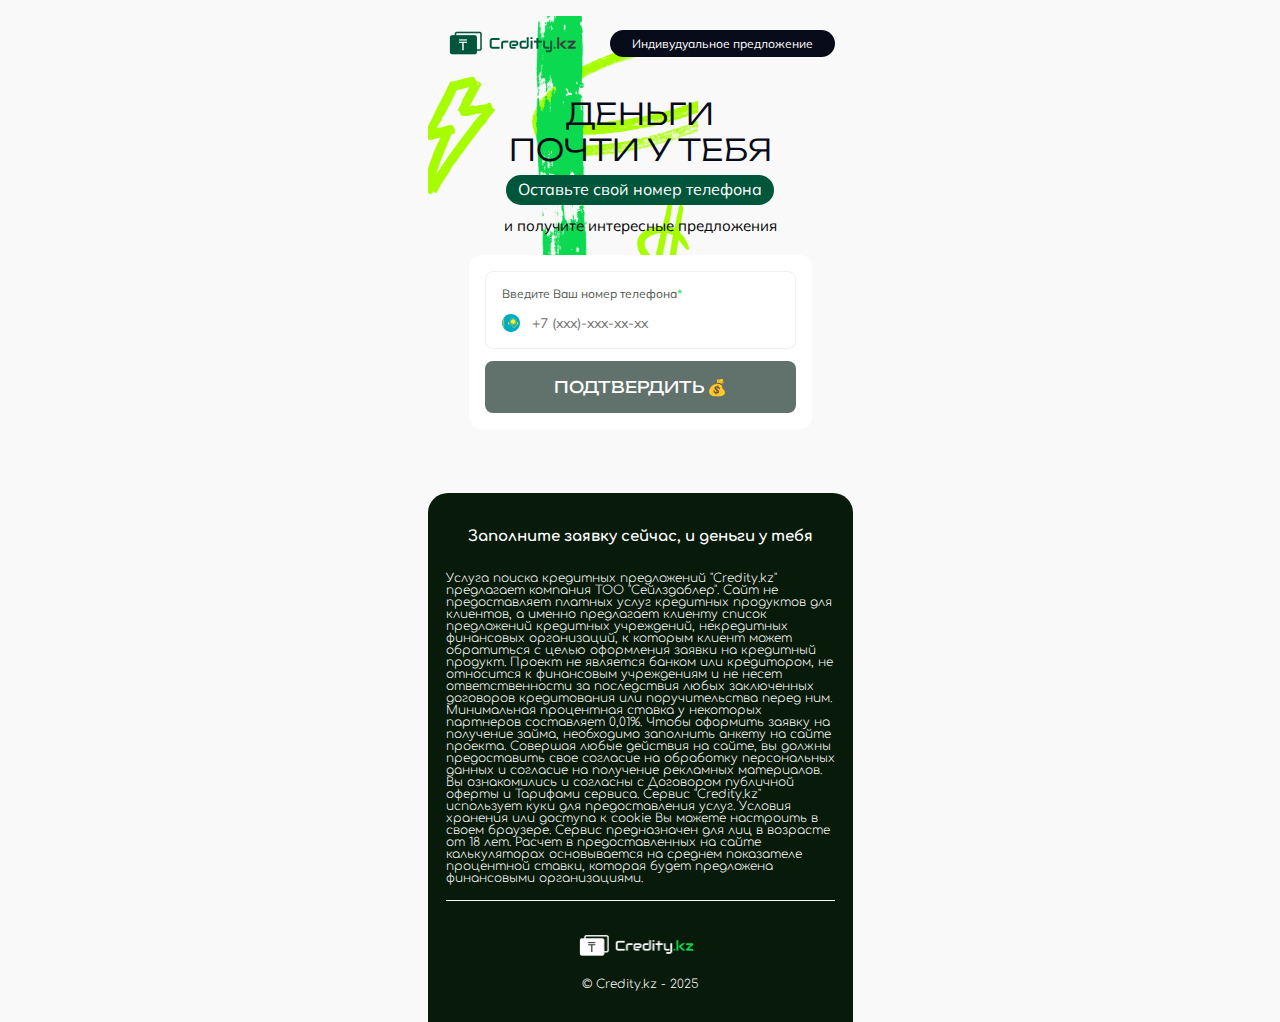
<file: form.html>
<!DOCTYPE html>
<html lang="uk-ua">
    <head>
        <meta charset="utf-8" />
        <meta http-equiv="X-UA-Compatible" content="IE=Edge" />
        <meta
            name="viewport"
            content="width=device-width, initial-scale=1, user-scalable=no"
        />
        <meta name="theme-color" content="#fff" />
        <meta name="format-detection" content="telephone=no" />
        <meta
            name="facebook-domain-verification"
            content="5yalgfhyf7tgmu1xng1u3nuhh8bghh"
        />
        <link rel="shortcut icon" href="images/favicon.png" />

        <title>Credity.kz - онлайн кредит на карту</title>
        <link rel="stylesheet" media="all" href="css/main.css" />
        <link rel="stylesheet" media="all" href="css/g.css" />
        <link rel="stylesheet" media="all" href="css/ion.rangeSlider.css" />
        <link rel="stylesheet" type="text/css" href="css/slick.min.css" />
        <link rel="stylesheet" type="text/css" href="css/slick-theme.min.css" />

        <link rel="preconnect" href="https://fonts.googleapis.com" />
        <link rel="preconnect" href="https://fonts.gstatic.com" crossorigin />
        <link
            href="https://fonts.googleapis.com/css2?family=Comfortaa:wght@300..700&family=Mulish:ital,wght@0,200..1000;1,200..1000&display=swap"
            rel="stylesheet"
        />

        <script src="js/numberFormat.js" ></script>
    </head>
    <body>
        <!-- HEADER :: START-->

        <div class="main" id="mainContent">
            <header class="header" id="siteHeader">
                <div class="container">
                    <div class="header_wrapper inner-cont">
                        <div class="header_logo">
                            <a
                                style="
                                    font-weight: 600;
                                    text-decoration: none;
                                    color: #fff;
                                    font-size: 24px;
                                "
                                href=""
                            >
                                <img src="images/logo 1.png" alt="" />
                            </a>
                        </div>
                        <div class="header-button">
                            <button class="first">
                                Индивудуальное предложение
                            </button>
                        </div>
                    </div>
                </div>
            </header>
            <div id="fp-field" style="display: none"></div>

            <div class="third_page step-page" data-step="3">
                <div class="container bg">
                    <div class="inner_wrapper inner-cont">
                        <div class="title_holder">
                            <div class="main_title">
                                Деньги <br />ПОЧТИ У ТЕБЯ
                            </div>
                            <div class="main_subtitle">
                                Оставьте свой номер телефона
                            </div>
                            <p>и получите интересные предложения</p>
                        </div>

                        <div class="form">
                            <div class="form_wrapper">
                                <div class="form-inner">
                                    <div class="number-input">
                                        <label for="phone"
                                            >Введите Ваш номер телефона<span
                                                style="
                                                    color: rgba(11, 218, 81, 1);
                                                "
                                                >*</span
                                            ></label
                                        >
                                        <div>
                                            <img
                                                src="images/phone-flag.svg"
                                                alt=""
                                            />
                                            <input
                                                type="tel"
                                                name="phone"
                                                id="phone"
                                                placeholder="+7 (xxx)-xxx-xx-xx"
                                                maxlength="18"
                                                required
                                            />
                                        </div>
                                    </div>
                                    <button id="submitBtn" disabled>
                                        Подтвердить 💰
                                    </button>
                                </div>
                            </div>
                        </div>
                    </div>
                </div>
            </div>

            <div class="container footer-container">
                <div class="inner_wrapper inner-cont">
                    <div class="bottom_text">
                        <h3>Заполните заявку сейчас, и деньги у тебя</h3>
                        <p>
                            Услуга поиска кредитных предложений "Credity.kz"
                            предлагает компания ТОО "Сейлздаблер". Сайт не
                            предоставляет платных услуг кредитных продуктов для
                            клиентов, а именно предлагает клиенту список
                            предложений кредитных учреждений, некредитных
                            финансовых организаций, к которым клиент может
                            обратиться с целью оформления заявки на кредитный
                            продукт. Проект не является банком или кредитором,
                            не относится к финансовым учреждениям и не несет
                            ответственности за последствия любых заключенных
                            договоров кредитования или поручительства перед ним.
                            Минимальная процентная ставка у некоторых партнеров
                            составляет 0,01%. Чтобы оформить заявку на получение
                            займа, необходимо заполнить анкету на сайте проекта.
                            Совершая любые действия на сайте, вы должны
                            предоставить свое согласие на обработку персональных
                            данных и согласие на получение рекламных материалов.
                            Вы ознакомились и согласны с Договором публичной
                            оферты и Тарифами сервиса. Сервис "Credity.kz"
                            использует куки для предоставления услуг. Условия
                            хранения или доступа к cookie Вы можете настроить в
                            своем браузере. Сервис предназначен для лиц в
                            возрасте от 18 лет. Расчет в предоставленных на
                            сайте калькуляторах основывается на среднем
                            показателе процентной ставки, которая будет
                            предложена финансовыми организациями.
                        </p>

                        <img src="images/logo 2.png" alt="" />
                        <p class="copyright">© Credity.kz - 2025</p>
                    </div>
                </div>
            </div>
        </div>
    </body>
</html>
</file>
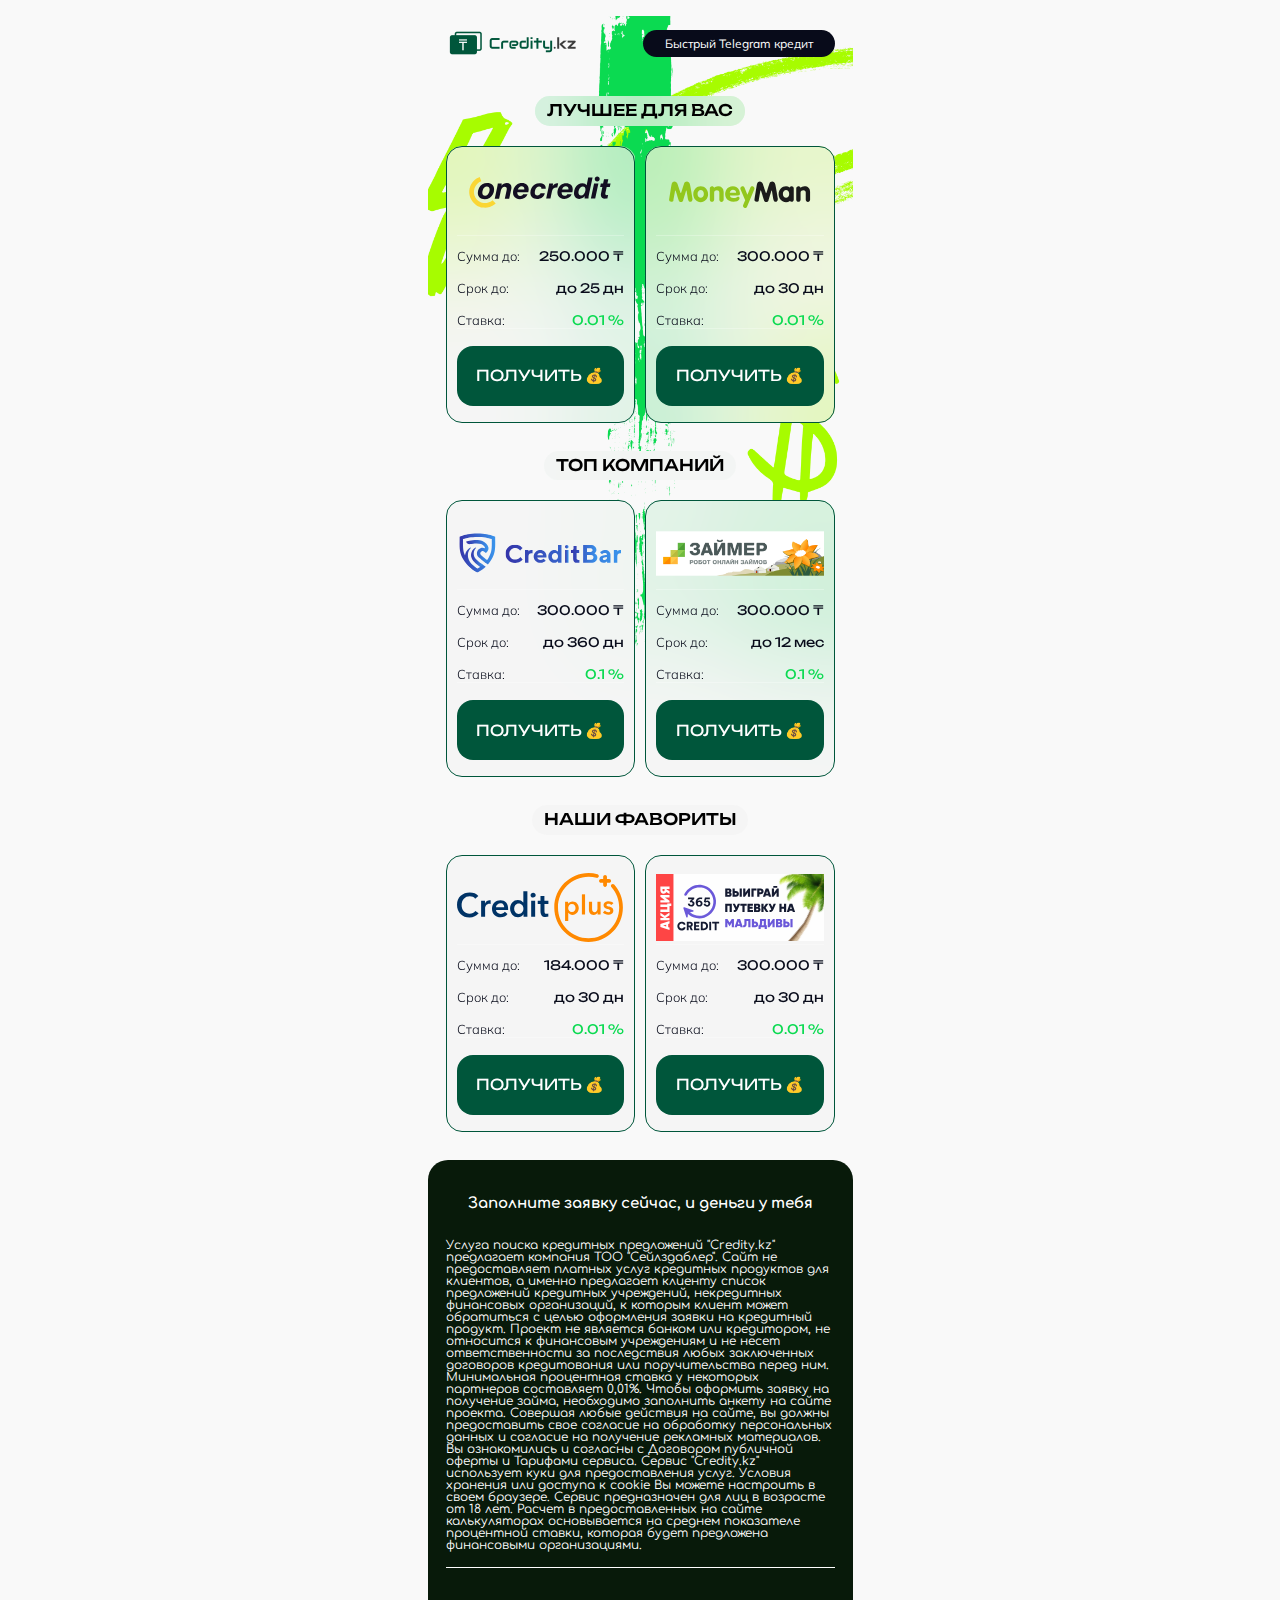
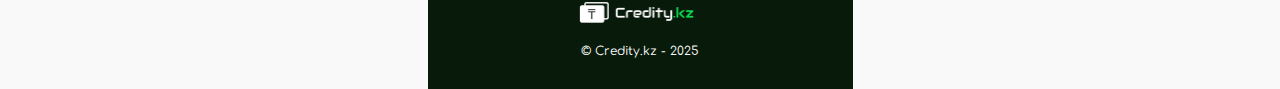
<file: offers_test.html>
<!DOCTYPE html>
<html lang="uk-ua">
    <head>
        <meta charset="utf-8" />
        <meta http-equiv="X-UA-Compatible" content="IE=Edge" />
        <meta
            name="viewport"
            content="width=device-width, initial-scale=1, user-scalable=no"
        />
        <meta name="theme-color" content="#fff" />
        <meta name="format-detection" content="telephone=no" />
        <meta
            name="facebook-domain-verification"
            content="5yalgfhyf7tgmu1xng1u3nuhh8bghh"
        />
        <link rel="shortcut icon" href="images/favicon.png" />

        <title>Credity.kz - онлайн кредит на карту</title>
        <link rel="stylesheet" media="all" href="css/main.css" />
        <link rel="stylesheet" media="all" href="css/g.css" />
        <link rel="stylesheet" media="all" href="css/ion.rangeSlider.css" />
        <link rel="stylesheet" type="text/css" href="css/slick.min.css" />
        <link rel="stylesheet" type="text/css" href="css/slick-theme.min.css" />

        <link rel="preconnect" href="https://fonts.googleapis.com" />
        <link rel="preconnect" href="https://fonts.gstatic.com" crossorigin />
        <link
            href="https://fonts.googleapis.com/css2?family=Comfortaa:wght@300..700&display=swap"
            rel="stylesheet"
        />
    </head>
    <body>
        <!-- HEADER :: START-->

        <div class="main" id="mainContent">
            <header class="header" id="siteHeader">
                <div class="container">
                    <div class="header_wrapper inner-cont">
                        <div class="header_logo">
                            <a
                                style="
                                    font-weight: 600;
                                    text-decoration: none;
                                    color: #fff;
                                    font-size: 24px;
                                "
                                href="/"
                            >
                                <img src="images/logo 1.png" alt="" />
                            </a>
                        </div>
                        <div class="header-button">
                            <button class="first">
                                Быстрый Telegram кредит
                            </button>
                        </div>
                    </div>
                </div>
            </header>
            <div id="fp-field" style="display: none"></div>

            <div class="third_page step-page" data-step="3">
                <div class="container bg">
                    <img class="offers_bg_image" src="images/heart.png" alt="">
                    <div class="inner_wrapper inner-cont">
                        <div class="title_holder">
                            <div class="main_subtitle upper offers_subtitle">Лучшее для вас</div>
                        </div>
                        <div class="offers_wrapper">
                            <div
                            class="offer offer-block-new"
                            data-adv-key="onecreditkz"
                            >
                                <div class="offer-key" style="display: none">
                                    onecreditkz
                                </div>
                                <!-- <div class="label yellow">ТОП компания</div> -->
                                <a
                                    class="body-card-logo"
                                    href="https://rdr.pdlsd.net/in/offer/3483?hash=FhU6baaid=63223&transaction_id=3k80vp&source=tt&campaign=B5ncW3"
                                    onclick="goUrl(this, 'onecreditkz'); return false;"
                                    target="_blank"
                                >
                                    <img
                                        src="/images/banks/onecredit.svg"
                                        class="offer-logo"
                                        alt="кредит на карту онлайн"
                                    />
                                </a>
                                <ul class="offer-info">
                                    <li>
                                        <span class="text">Сумма до:</span>
                                        <span class="bold">250.000 ₸</span>
                                    </li>
                                    <li>
                                        <span class="text">Срок до:</span>
                                        <span class="bold">до 25 дн</span>
                                    </li>
                                    <li>
                                        <span class="text">Ставка:</span>
                                        <span class="bold colored">0.01 %</span>
                                    </li>
                                </ul>
                                <div class="general_button_wrapper">
                                    <div class="button">
                                        <a
                                            class="btn-main"
                                            target="_blank"
                                            href="https://rdr.pdlsd.net/in/offer/3483hash=FhU6ba&aid=63223&transaction_id=3k80vpsource=tt&campaign=B5ncW3"
                                            onclick="goUrl(this, 'onecreditkz'); return false"
                                        >
                                            Получить 💰
                                        </a>
                                    </div>
                                </div>
                            </div>

                            <div
                                class="offer not-small-padding offer-block-new"
                                data-adv-key="moneymankz"
                            >
                                <div class="offer-key" style="display: none">
                                    moneymankz
                                </div>
                                <!-- <div class="label red">Лучшее для тебя</div> -->
                                <a
                                    class="body-card-logo"
                                    href="https://rdr.sdpdl.com.ua/in/offer/2368?hash=FhU6ba&aid=63223&transaction_id=3k80vp&source=tt&campaign=B5ncW3"
                                    onclick="goUrl(this, 'moneymankz'); return false;"
                                    target="_blank"
                                >
                                    <img
                                        src="/images/banks/moneymankz.svg"
                                        class="offer-logo"
                                        alt="кредит на карту онлайн"
                                    />
                                </a>
                                <ul class="offer-info">
                                    <li>
                                        <span class="text">Сумма до:</span>
                                        <span class="bold">300.000 ₸</span>
                                    </li>
                                    <li>
                                        <span class="text">Срок до:</span>
                                        <span class="bold">до 30 дн</span>
                                    </li>
                                    <li>
                                        <span class="text">Ставка:</span>
                                        <span class="bold colored">0.01 %</span>
                                    </li>
                                </ul>
                                <div class="general_button_wrapper">
                                    <div class="button">
                                        <a
                                            class="btn-main"
                                            target="_blank"
                                            href="https://rdr.sdpdl.com.ua/in/offer/2368?hash=FhU6ba&aid=63223&transaction_id=3k80vp&source=tt&campaign=B5ncW3"
                                            onclick="goUrl(this, 'moneymankz'); return false;"
                                        >
                                            Получить 💰
                                        </a>
                                    </div>
                                </div>
                            </div>
                        </div>

                        <div class="title_holder">
                            <div class="main_subtitle upper offers_subtitle">топ компаний</div>
                        </div>

                        <div class="offers_wrapper">                      
                            <div
                            class="offer offer-block-new"
                            data-adv-key="creditbarkz"
                        >
                            <div class="offer-key" style="display: none">
                                creditbarkz
                            </div>
                            <a
                                class="body-card-logo"
                                href="https://rdr.sdpdl.com.ua/in/offer/3349?hash=FhU6ba&aid=63223&transaction_id=3k80vp&source=tt&campaign=B5ncW3"
                                onclick="goUrl(this, 'creditbarkz'); return false;"
                                target="_blank"
                            >
                                <img
                                    src="/images/banks/creditbarkz.svg"
                                    class="offer-logo"
                                    alt="кредит на карту онлайн"
                                />
                            </a>
                            <ul class="offer-info">
                                <li>
                                    <span class="text">Сумма до:</span>
                                    <span class="bold">300.000 ₸</span>
                                </li>
                                <li>
                                    <span class="text">Срок до:</span>
                                    <span class="bold">до 360 дн</span>
                                </li>
                                <li>
                                    <span class="text">Ставка:</span>
                                    <span class="bold colored">0.1 %</span>
                                </li>
                            </ul>
                            <div class="general_button_wrapper">
                                <div class="button">
                                    <a
                                        class="btn-main"
                                        target="_blank"
                                        href="https://rdr.sdpdl.com.ua/in/offer/3349?hash=FhU6ba&aid=63223&transaction_id=3k80vp&source=tt&campaign=B5ncW3"
                                        onclick="goUrl(this, 'creditbarkz'); return false;"
                                    >
                                        Получить 💰
                                    </a>
                                </div>
                            </div>
                        </div>

                            <div
                                class="offer offer-block-new"
                                data-adv-key="zaimerkz"
                            >
                                <div class="offer-key" style="display: none">
                                    zaimerkz
                                </div>
                                <!-- <div class="label red">Лучшее для тебя</div> -->
                                <a
                                    class="body-card-logo"
                                    href="https://rdr.sdpdl.com.ua/in/offer/2450?aid=109657&source=tt&campaign=B5ncW3"
                                    onclick="goUrl(this, 'zaimerkz'); return false;"
                                    target="_blank"
                                >
                                    <img
                                        src="/images/banks/zaimer.png"
                                        class="offer-logo"
                                        alt="робот онлайн займов"
                                    />
                                </a>
                                <ul class="offer-info">
                                    <li>
                                        <span class="text">Сумма до:</span>
                                        <span class="bold">300.000 ₸</span>
                                    </li>
                                    <li>
                                        <span class="text">Срок до:</span>
                                        <span class="bold">до 12 мес</span>
                                    </li>
                                    <li>
                                        <span class="text">Ставка:</span>
                                        <span class="bold colored">0.1 %</span>
                                    </li>
                                </ul>
                                <div class="general_button_wrapper">
                                    <div class="button">
                                        <a
                                            class="btn-main"
                                            target="_blank"
                                            href="https://rdr.sdpdl.com.ua/in/offer/2450?aid=109657&source=tt&campaign=B5ncW3"
                                            onclick="goUrl(this, 'onecreditkz'); return false;"
                                        >
                                            Получить 💰
                                        </a>
                                    </div>
                                </div>
                            </div>
                        </div>
                            
                        <div class="title_holder">
                            <div class="main_subtitle upper offers_subtitle">Наши фавориты</div>
                        </div>
                        <div class="offers_wrapper">
                            <div
                                class="offer offer-block-new"
                                data-adv-key="creditpluskz"
                            >
                                <div class="offer-key" style="display: none">
                                    creditpluskz
                                </div>
                                <a
                                    class="body-card-logo"
                                    href="https://rdr.sdpdl.com.ua/in/offer/2189?hash=FhU6ba&aid=63223&transaction_id=3k80vp&source=tt&campaign=B5ncW3"
                                    onclick="goUrl(this, 'creditpluskz'); return false;"
                                    target="_blank"
                                >
                                    <img
                                        src="/images/banks/creditpluskz.svg"
                                        class="offer-logo"
                                        alt="кредит на карту онлайн"
                                    />
                                </a>
                                <ul class="offer-info">
                                    <li>
                                        <span class="text">Сумма до:</span>
                                        <span class="bold">184.000 ₸</span>
                                    </li>
                                    <li>
                                        <span class="text">Срок до:</span>
                                        <span class="bold">до 30 дн</span>
                                    </li>
                                    <li>
                                        <span class="text">Ставка:</span>
                                        <span class="bold colored">0.01 %</span>
                                    </li>
                                </ul>
                                <div class="general_button_wrapper">
                                    <div class="button">
                                        <a
                                            class="btn-main"
                                            target="_blank"
                                            href="https://rdr.sdpdl.com.ua/in/offer/2189?hash=FhU6ba&aid=63223&transaction_id=3k80vp&source=tt&campaign=B5ncW3"
                                            onclick="goUrl(this, 'creditpluskz'); return false;"
                                        >
                                            Получить 💰
                                        </a>
                                    </div>
                                </div>
                            </div>

                            <div
                                class="offer offer-block-new"
                                data-adv-key="credity360kz"
                            >
                                <div class="offer-key" style="display: none">
                                    credity360kz
                                </div>
                                <a
                                    class="body-card-logo"
                                    href="https://rdr.sdpdl.com.ua/in/offer/2848?hash=FhU6baaid=63223&transaction_id=3k80vp&source=tt&campaign=B5ncW3"
                                    onclick="goUrl(this, 'credity360kz'); return false;"
                                    target="_blank"
                                >
                                    <img
                                        src="/images/banks/credity360.svg"
                                        class="offer-logo"
                                        alt="выиграй путевку на мальдивы"
                                    />
                                </a>
                                <ul class="offer-info">
                                    <li>
                                        <span class="text">Сумма до:</span>
                                        <span class="bold">300.000 ₸</span>
                                    </li>
                                    <li>
                                        <span class="text">Срок до:</span>
                                        <span class="bold">до 30 дн</span>
                                    </li>
                                    <li>
                                        <span class="text">Ставка:</span>
                                        <span class="bold colored">0.01 %</span>
                                    </li>
                                </ul>
                                <div class="general_button_wrapper">
                                    <div class="button">
                                        <a
                                            class="btn-main"
                                            target="_blank"
                                            href="https://rdr.sdpdl.com.ua/in/offer/2848hash=FhU6ba&aid=63223&transaction_id=3k80vpsource=tt&campaign=B5ncW3"
                                            onclick="goUrl(this, 'credity360kz'); returnfalse;"
                                        >
                                            Получить 💰
                                        </a>
                                    </div>
                                </div>
                            </div>
                        </div>
                            
                        </div>
                    </div>
                </div>
            </div>

            <div class="container footer-container">
                <div class="inner_wrapper inner-cont">
                    <div class="bottom_text">
                        <h3>Заполните заявку сейчас, и деньги у тебя</h3>
                        <p>
                            Услуга поиска кредитных предложений "Credity.kz"
                            предлагает компания ТОО "Сейлздаблер". Сайт не
                            предоставляет платных услуг кредитных продуктов для
                            клиентов, а именно предлагает клиенту список
                            предложений кредитных учреждений, некредитных
                            финансовых организаций, к которым клиент может
                            обратиться с целью оформления заявки на кредитный
                            продукт. Проект не является банком или кредитором,
                            не относится к финансовым учреждениям и не несет
                            ответственности за последствия любых заключенных
                            договоров кредитования или поручительства перед ним.
                            Минимальная процентная ставка у некоторых партнеров
                            составляет 0,01%. Чтобы оформить заявку на получение
                            займа, необходимо заполнить анкету на сайте проекта.
                            Совершая любые действия на сайте, вы должны
                            предоставить свое согласие на обработку персональных
                            данных и согласие на получение рекламных материалов.
                            Вы ознакомились и согласны с Договором публичной
                            оферты и Тарифами сервиса. Сервис "Credity.kz"
                            использует куки для предоставления услуг. Условия
                            хранения или доступа к cookie Вы можете настроить в
                            своем браузере. Сервис предназначен для лиц в
                            возрасте от 18 лет. Расчет в предоставленных на
                            сайте калькуляторах основывается на среднем
                            показателе процентной ставки, которая будет
                            предложена финансовыми организациями.
                        </p>

                        <img src="images/logo 2.png" alt="" />
                        <p class="copyright">© Credity.kz - 2025</p>
                    </div>
                </div>
            </div>
        </div>
    </body>
</html>
</file>
<file: css/main.css>
@charset "UTF-8";
@import url("https://fonts.googleapis.com/css2?family=Mulish:ital,wght@0,200..1000;1,200..1000&family=Unbounded:wght@200..900&display=swap");

.header *,
.main *,
.footer * {
    box-sizing: border-box;
}

.container {
    width: 100%;
    max-width: 425px;
    margin-left: auto;
    margin-right: auto;
}

.container .inner-cont {
    padding-left: 18px;
    padding-right: 18px;
}

@media only screen and (max-width: 385px) {
    .container .inner-cont {
        padding-left: 12px;
        padding-right: 12px;
    }
}

html {
    height: 100%;
}
.main {
    position: relative;
    overflow-x: hidden;
}
body {
    font-family: "Mulish", sans-serif;
    font-weight: 400;
    margin: 0;
    color: #080b1a;
    display: flex;
    flex-direction: column;
    position: relative;
    background: #f9f9f9;
    overflow-x: hidden;
}

img {
    width: 100%;
}

ul {
    margin: 0;
    padding: 0;
}

ul li {
    list-style: none;
}

/* HEADER */
.header {
    background: transparent;
    /*    box-shadow: 0 4px 35px rgba(0, 81, 79, 0.44);*/
    padding-top: 15px;
    padding-bottom: 15px;
    z-index: 6;
}
.header .header_wrapper {
    display: flex;
    align-items: center;
    justify-content: space-between;
}

.header .header_wrapper .header_logo a {
    display: flex;
}
.header .header_wrapper .header_logo a img {
    max-width: 142px;
    width: 100%;
}
.header .header_wrapper .header_text {
    background: #ede424;
    color: #000000;
    padding: 5px 7px;
    font-size: 13px;
    font-weight: 500;
    border-radius: 2px;
}
.header .header-phone {
    position: relative;
    margin-left: auto;
    display: flex;
    flex-direction: column;
    margin-right: 15px;
}
.header .header-phone a {
    color: #404653;
    font-size: 12px;
    font-style: normal;
    font-weight: 400;
    line-height: normal;
    letter-spacing: -0.16px;
    text-decoration-line: none;
}
.header .header-button button {
    position: relative;
    background: #080b1a;
    border: none;
    outline: none;
    border-radius: 20px;
    color: #fff;
    text-decoration: none;
    cursor: pointer;
    display: inline-block;
    text-align: center;
    font-family: "Mulish", sans-serif;
    font-size: 12px;
    font-weight: 400;
    font-style: normal;
    padding: 6px 22px;
    width: 100%;
    text-align: center;
    display: flex;
    align-items: center;
    justify-content: center;
}
.header .header-phone span {
    display: inline-block;
    color: #404653;
    text-align: right;
    font-size: 9px;
    font-style: normal;
    font-weight: 300;
    line-height: normal;
    letter-spacing: -0.12px;
}
@media (max-width: 350px) {
    .header .header-phone a {
        font-size: 11px;
    }
    .header .header-phone span {
        font-size: 8px;
    }
    .header .header_wrapper .header_logo a {
        width: 100px;
    }
}
.header .header_wrapper .header_burger {
    margin-bottom: 5px;
}
.header .header_wrapper .header_burger:hover {
    cursor: pointer;
}
.header .header_wrapper .header_burger .hamburger {
}
.header .header_wrapper .header_burger .hamburger span {
    width: 39px;
    height: 5px;
    background: #000;
    border-radius: 2px;
    margin-bottom: 7px;
    display: block;
}
.header .header_wrapper .header_burger .hamburger span:last-child {
    margin-bottom: 0;
}

/* MAIN */
.main {
    /*    background: linear-gradient(164.6deg, #ffa479 0%, #ff8488 100%) fixed;*/
    height: 100%;
    padding-top: 10px;
}
/* BUTTON */
.main .general_button_wrapper {
    text-align: center;
    /*    margin-top: 10px;*/
}
.main .general_button_wrapper .button {
    width: 100%;
    margin: 0 auto;
    position: relative;
}
.main .general_button_wrapper .button a,
.main .general_button_wrapper .button button {
    background: #00563b;
    border: none;
    width: 100%;
    height: 60px;
    border-radius: 16px;
    font-size: 16px;
    text-align: center;
    color: #fff;
    font-family: "Unbounded", sans-serif;
    font-weight: 400;
    text-decoration: none;
    text-transform: uppercase;
    display: flex;
    align-items: center;
    justify-content: center;
}
.main .general_button_wrapper .button a img {
    margin-right: 8px;
    width: 30px;
}
.main .general_button_wrapper .button button:hover {
    cursor: pointer;
    -webkit-animation: none;
}
.main .general_button_wrapper .button button:focus {
    outline: none;
}
.main .general_button_wrapper .button .money-btn {
    margin-left: 10px;
    display: inline-block;
    font-family: "NutitonSans", sans-serif;
    font-style: normal;
    font-weight: 600;
    font-size: 18px;
    line-height: 25px;
    text-align: center;
    color: #2b2b2b;
    background: #fcdc3c;
    border-radius: 50px;
    padding: 6px 12px;
}
@media only screen and (max-width: 375px) {
    .main .general_button_wrapper .button a,
    .main .general_button_wrapper .button button {
        font-size: 18px;
    }
    .main .general_button_wrapper .button .money-btn {
        font-size: 12px;
    }
}

@-webkit-keyframes pulse {
    0% {
        @include transform(scale(0.9));
    }
    70% {
        @include transform(scale(1));
        box-shadow: 0 0 0 5px rgb(215 255 0 / 30%);
    }
    100% {
        @include transform(scale(0.9));
        box-shadow: 0 0 0 0 rgb(215 255 0 / 30%);
    }
}

.main .general_button_wrapper .button .action {
    font-family: "Mulish", sans-serif;
    font-weight: 400;
    font-size: 10px;
    line-height: 12px;
    text-align: right;
    color: #222;
    font-style: italic;
    margin-top: 10px;
}
.main .general_button_wrapper .button .arrow {
    position: absolute;
    right: -23px;
    top: 26px;
}
.main .first_page {
    /*    padding-top: 30px;*/
}
.main .first_page .intro {
    display: flex;
    flex-direction: column;
}
.main .first_page .intro-head {
    position: relative;
    display: flex;
    flex-direction: column;
    align-items: center;
    justify-content: center;
}
.main .first_page .intro-head:before {
    content: "";
    position: absolute;
    width: 100%;
    height: calc(100% + 74px);
    margin-top: -80px;
    background-image: url(../images/BG-min.png);
    background-size: cover;
    background-repeat: no-repeat;
    background-position-y: 0;
    z-index: -1;
}
.main .first_page .intro-title {
    width: calc(100% + 24px);
    text-align: center;
}
.main .first_page .intro-banner {
    display: flex;
    position: relative;
    width: 100%;
    margin-top: 5px;
    margin-bottom: 42px;
}
.main .first_page .intro-banner .banner-img {
    position: relative;
    max-width: 298px;
    width: 100%;
    z-index: 5;
    margin-top: 18px;
}
.main .first_page .intro-banner .banner-title {
    display: flex;
    align-items: flex-start;
    flex-direction: row;
    padding-top: 25px;
    padding-left: 8px;
}
.main .first_page .intro-banner .banner-title img {
    width: 35px;
    margin-right: 5px;
}
.main .first_page .intro-banner .banner-title span {
    font-size: 16px;
    font-weight: 300;
}
.main .first_page .intro-banner .coins-img {
    position: absolute;
    width: 240px;
    right: -40px;
    bottom: -15px;
}
.main .first_page .calc-info-text {
    font-size: 10px;
    font-weight: 300;
    color: #080b1a;
    opacity: 0.7;
    text-align: center;
    margin: 0 5px 0;
}
.main .main_title {
    font-family: "Unbounded", sans-serif;
    font-style: normal;
    font-weight: 300;
    font-size: 30px;
    line-height: 120%;
    color: #080b1a;
    margin-bottom: 7px;
    text-align: center;
    text-transform: uppercase;
}
.main .main_subtitle {
    display: inline-block;
    font-weight: 400;
    font-size: 16px;
    line-height: 110%;
    color: #ffffff;
    text-align: center;
    margin-bottom: 10px;
    background: #00563b;
    border-radius: 20px;
    padding: 6px 12px;
}
.main .main_subtitle span {
    font-weight: 700;
}
@media only screen and (max-width: 375px) {
    .main .main_subtitle {
        font-size: 15px;
    }
    .main .first_page .main_title {
        font-size: 28px;
    }
    .main .first_page .intro-banner .banner-title {
        padding-left: 0;
    }
}
@media only screen and (max-width: 360px) {
    .main .first_page .intro-banner {
    }
    .main .first_page .intro-banner img {
    }
}
.main .first_page .slider_wrapper {
    position: relative;
    background: #fff;
    border-radius: 16px;
    padding: 16px;
}
.main .first_page .general_button_wrapper {
    margin-top: 20px;
}
.main .first_page .slider_wrapper .slider-items {
}
.main .first_page .slider_wrapper .slider-title {
    font-size: 16px;
    font-weight: 500;
    color: #464444;
    line-height: 120%;
    margin-bottom: 12px;
}
.main .first_page .slider_wrapper .slider-title span {
    color: #f28135;
}
.main .first_page .slider_wrapper .slider-items .slider-item {
    margin-bottom: 20px;
}
.main .first_page .slider_wrapper .slider-items .slider-item.days {
    margin-bottom: 0;
}
.main .first_page .slider_wrapper .slider-items .slider-item .title {
    font-size: 16px;
    color: #080b1a;
    font-weight: 300;
    margin-bottom: 8px;
    display: flex;
    align-items: flex-end;
}
.main .first_page .slider_wrapper .slider-items .slider-item .labels {
    margin-top: 5px;
    display: flex;
    align-items: center;
    justify-content: space-between;
}
.main
    .first_page
    .slider_wrapper
    .slider-items
    .slider-item
    .labels
    .left-label,
.main
    .first_page
    .slider_wrapper
    .slider-items
    .slider-item
    .labels
    .right-label {
    font-size: 12px;
    line-height: 14px;
    color: #080b1a;
    font-weight: 300;
    opacity: 0.7;
}

.main .first_page .informations {
    display: flex;
    align-items: center;
    justify-content: space-between;
    flex-wrap: wrap;
    padding: 16px 0;
}
.main .first_page .informations .information {
    display: flex;
    flex-direction: row;
    align-items: center;
    justify-content: space-between;
    text-align: left;
    width: 100%;
    margin-bottom: 6px;
}
.main .first_page .informations .information:last-child {
    margin-bottom: 0;
}
.main .first_page .informations .information .title {
    font-size: 16px;
    color: #080b1a;
    font-family: "Mulish", sans-serif;
    font-weight: 300;
    width: 40%;
}
.main .first_page .informations .information .money {
    font-size: 16px;
    text-align: center;
    font-family: "Unbounded", sans-serif;
    font-weight: 400;
    color: #080b1a;
    text-align: right;
}
.main .first_page .informations .information .money-wrap {
    display: flex;
    flex-direction: row;
    align-items: center;
}
.main .first_page .informations .information .money-sale {
    font-weight: 300;
    color: #bababa;
    text-decoration: line-through;
    margin-right: 10px;
}
.main .first_page .informations .information .money-percent {
    font-size: 12px;
    font-weight: 600;
    background: #fe5030;
    padding: 2px 4px;
    margin-left: 10px;
    color: #fff;
    border-radius: 50px;
    width: auto;
}
.main .first_page .informations .information .money-back {
    color: #080b1a;
    width: auto;
}
.main .first_page .informations .information.give {
    width: 100%;
}
.main .first_page .approve-text {
    margin: 15px 0 20px 0;
}
.main .first_page .approve-text p {
    margin: 0;
    font-size: 14px;
    line-height: 130%;
    color: #464444;
}
.main .first_page .approve-text span {
    font-weight: 500;
    margin-right: 5px;
    color: #78992f;
}
@media only screen and (max-width: 375px) {
    .main .first_page .slider_wrapper .img-holder {
        width: 170px;
        top: -150px;
    }
}
@media only screen and (max-width: 350px) {
    .header .header_wrapper .header_text {
        font-size: 12px;
    }
}

.main .title_holder {
    text-align: center;
    margin-bottom: 20px;
}
.main .title_holder p {
    display: inline-block;
    color: #fff;
    text-align: center;
    margin: 0;
}

.main .second_page .form_wrapper {
    position: relative;
    background: #fff;
    border-radius: 16px;
    padding: 24px 16px;
    margin-bottom: 70px;
}
.main .second_page .form_wrapper .phone-wrapper {
    padding: 16px 16px 5px 16px;
    border: 1px solid #dce1ff;
    border-radius: 16px;
}
.main .second_page .form_wrapper .phone-wrapper .label {
    font-family: "Mulish", sans-serif;
    font-weight: 300;
    font-size: 14px;
    line-height: 16px;
    color: #080b1a;
}
.main .second_page .form_wrapper .phone-wrapper .label span {
    color: #4d68f9;
}
.main .second_page .form_wrapper .phone-wrapper input {
    background: #fff;
    border: 0;
    height: 52px;
    width: 100%;
    font-size: 16px;
    padding-left: 36px;
    padding-right: 19px;
}
/*.main .second_page .form_wrapper .phone-wrapper .input-wrapper:before {
    content: '';
    position: absolute;
    top: 0;
    left: 47px;
    height: 100%;
    width: 1px;
    background: #E7E6E7;
}*/
.main .second_page .form_wrapper .phone-wrapper .input-flag {
    position: absolute;
    top: 50%;
    left: 0;
    transform: translateY(-50%);
    width: 23px;
    height: 23px;
}
.main .second_page .form_wrapper .phone-wrapper input:focus {
    outline: none;
}
.main .second_page .form_wrapper .phone-wrapper input::placeholder {
    font-family: "Mulish", sans-serif;
    font-weight: 400;
    font-size: 14px;
    line-height: 16px;
    color: #5c5c5c;
}
.main .second_page .form_wrapper .general_button_wrapper {
    margin-top: 12px;
}

.main .third_page {
    position: relative;
}
.main .third_page .offers_wrapper {
    position: relative;
    display: flex;
    flex-wrap: wrap;
    justify-content: space-between;
}
.main .third_page .offers_wrapper .offer {
    width: calc(50% - 5px);
    background: rgba(240, 240, 240, 0.4);
    backdrop-filter: blur(60px);
    border-radius: 16px;
    padding: 16px 10px 16px;
    position: relative;
    margin-bottom: 28px;
    border: 1px solid rgba(0, 86, 59, 1);
}
.main .third_page .offers_wrapper .body-card-logo {
    height: 72px;
    display: flex;
    justify-content: center;
    align-items: center;
}

.main .third_page .offers_wrapper .body-card-logo img {
    display: block;
    margin: 0 auto;
    max-width: 100%;
    height: auto;
}
.main .third_page .offers_wrapper .offer .label {
    width: auto;
    height: auto;
    display: flex;
    align-items: center;
    font-size: 12px;
    line-height: 14px;
    color: #ffffff;
    font-family: "Mulish", sans-serif;
    font-weight: 700;
    padding: 3px 9px;
    position: absolute;
    right: 15px;
    top: -10px;
    height: 20px;
    border-radius: 50px;
}
.main .third_page .offers_wrapper .offer .label.orange {
    background: linear-gradient(180deg, #f411ed 0%, #c7009e 100%), #f211e9;
}
.main .third_page .offers_wrapper .offer .label.red {
    background: #fe5030;
}
.main .third_page .offers_wrapper .offer .label.yellow {
    background: #f0f424;
    color: #080b1a;
}
.main .third_page .offers_wrapper .offer .general_button_wrapper {
}
.main .third_page .offers_wrapper .offer .general_button_wrapper .button {
    width: 100%;
    /*    margin-top: 25px;*/
}
.main .third_page .general_button_wrapper .button a,
.main .third_page .general_button_wrapper .button button {
    border-radius: 16px;
    font-family: "Unbounded", sans-serif;
    font-size: 15px;
    font-weight: 400;
    height: 60px;
    display: flex;
    flex-direction: column;
}
@media (max-width: 370px) {
    .main .third_page .general_button_wrapper .button a,
    .main .third_page .general_button_wrapper .button button {
        font-size: 14px;
    }
}
.main .third_page .offer .offer-info {
    margin: 0;
    display: flex;
    flex-direction: column;
    gap: 16px;
    padding: 12px 0 0 0;
    border-top: 1px solid rgb(255 255 255 / 25%);
    border-bottom: 1px solid rgb(255 255 255 / 25%);
    margin-bottom: 17px;
}
.main .third_page .offer .offer-info li {
    display: flex;
    flex-direction: row;
    align-items: center;
    justify-content: space-between;
}
.main .third_page .offer .offer-info li .text {
    font-size: 13px;
    font-weight: 300;
    color: #080b1a;
}
.main .third_page .offer .offer-info li .bold {
    font-family: "Unbounded", sans-serif;
    font-size: 13px;
    font-weight: 400;
    color: #080b1a;
    opacity: 1;
    width: calc(60% - 5px);
    text-align: right;
}
.main .third_page .offer .offer-info li .bold.colored {
    color: rgba(11, 218, 81, 1);
}

.main .third_page .offers_wrapper .offer-hot {
    width: 100%;
    padding: 30px 25px;
}
.main .third_page .offers_wrapper .offer-hot .body-card-logo {
    height: 80px;
}

.main .third_page .offers_wrapper .offer-hot .body-card-logo img {
    display: block;
    margin: 0 auto;
    max-width: 68%;
    height: auto;
}
.main .third_page .offers_wrapper .offer-hot .offer-card-info .rating {
    margin-bottom: 18px;
}
.main .third_page .offers_wrapper .offer-hot .offer-card-info .rating span {
    font-size: 18px;
}
.main .third_page .offers_wrapper .offer-hot .offer-card-info .rating span.big {
    font-size: 60px;
}
.main .third_page .offers_wrapper .offer-hot .offer-card-info .sumdate {
    max-width: 100%;
    margin: unset;
}
.main .third_page .offers_wrapper .offer-hot .offer-card-info .sumdate span {
    font-size: 19px;
}
.main
    .third_page
    .offers_wrapper
    .offer-hot
    .offer-card-info
    .sumdate
    span.bold {
    font-weight: 600;
}
.main .third_page .offers_wrapper .offer-hot .btn-offer-details {
    font-size: 15px;
    max-width: 100%;
}
.main .third_page .offers_wrapper .offer-hot .general_button_wrapper .button a,
.main
    .third_page
    .offers_wrapper
    .offer-hot
    .general_button_wrapper
    .button
    button {
    height: 63px;
    font-size: 20px;
}
.main
    .third_page
    .offers_wrapper
    .offer-hot
    .general_button_wrapper
    .button
    a
    span,
.main
    .third_page
    .offers_wrapper
    .offer-hot
    .general_button_wrapper
    .button
    button
    span {
    display: inline-block;
    padding-left: 5px;
}
.main
    .third_page
    .offers_wrapper
    .offer-small
    .general_button_wrapper
    .button
    a
    span,
.main
    .third_page
    .offers_wrapper
    .offer-small
    .general_button_wrapper
    .button
    button
    span {
    display: none;
}
.main .third_page .offers_wrapper .offer-small {
    padding: 15px 5px;
    margin-bottom: 15px;
}
.main .third_page .offers_wrapper .offer-small .body-card-logo img {
    max-width: 90%;
}
.main .third_page .offers_wrapper .main_title {
    display: flex;
    width: 100%;
    text-align: center;
    justify-content: center;
    margin: 10px 0 30px 0;
}
@media (max-width: 375px) {
    .main .third_page .offer .offer-info li .bold {
        font-size: 12px;
    }
}
@media (max-width: 350px) {
    .main .third_page .offers_wrapper .offer-hot {
        padding: 30px 15px;
    }
}
/* SLIDER */
.irs--round {
    height: 42px !important;
}
.irs--round .irs-line {
    height: 4px !important;
    background: #d8f8e3 !important;
    border-radius: 30px !important;
    top: 19px !important;
}
.irs--round .irs-single {
    display: none !important;
}
.irs--round .irs-bar {
    height: 4px !important;
    background: #00563b !important;
    top: 19px !important;
}
.irs--round .irs-bar--single {
    border-radius: 12px !important;
}
.irs--round .irs-handle {
    background: #080b1a !important;
    box-shadow: none !important;
    border: 0 !important;
    border-radius: 12px !important;
    top: 0.5px !important;
    width: 42px !important;
    height: 42px !important;
    z-index: 20;
}
.irs--round .irs-handle:after {
    content: "";
    position: absolute;
    top: 50%;
    left: 50%;
    -webkit-transform: translate(-50%, -50%);
    transform: translate(-50%, -50%);
    width: 18px;
    height: 18px;
    background-image: url("../images/Icon.svg");
    background-size: cover;
    background-position: center;
    z-index: 999;
}
.irs--round .irs-handle:before {
    content: "";
    position: absolute;
    top: 50%;
    left: 50%;
    -webkit-transform: translate(-50%, -50%);
    transform: translate(-50%, -50%);
    width: 50px;
    height: 50px;
    z-index: 999;
}

/* FOOTER */
.footer {
    background: transparent;
    border-top: 1px solid #ebecf5;
    padding-bottom: 14px;
    padding-top: 14px;
    margin-top: auto;
}
.footer .footer_wrapper {
    display: flex;
    align-items: center;
    justify-content: space-between;
    flex-direction: column;
}
.footer .footer_wrapper .copy {
}
.footer .footer_wrapper .copy span {
    font-family: "Mulish", sans-serif;
    font-weight: 300;
    font-size: 12px;
    line-height: 14px;
    color: #080b1a;
    opacity: 0.7;
}
.footer .footer_wrapper .footer_logo {
}
.footer .footer_wrapper .footer_logo a {
    display: block;
}
.footer .footer_wrapper .footer_logo a img {
}
@media only screen and (max-width: 375px) {
    .footer .footer_wrapper .footer_logo a img {
        width: 125px;
    }
}

.main .bottom_text {
    margin-top: 0;
}
.main .bottom_text p,
.main .info__block p {
    text-align: justify;
    font-weight: 300;
    font-size: 10px;
    line-height: 130%;
    color: #fff;
    opacity: 0.7;
}
.main .bottom_text h3,
.main .info__block h3 {
    color: #fff;
    font-size: 12px;
    font-weight: 700;
}

/* MOBILE NAV */
.mobile-menu {
    width: 100%;
    height: 100vh;
    position: absolute;
    top: 85px;
    left: 0;
    right: 0;
    bottom: 0;
    background: transparent;
    z-index: 3;
    transform: translateY(-100%);
}
.mobile-menu .mobile-inner {
    margin-top: 27px;
}
.mobile-menu .mobile-inner .mobile-items {
}
.mobile-menu .mobile-inner .mobile-items .mobile-item {
}
.mobile-menu .mobile-inner .mobile-items .mobile-item a {
    font-size: 16px;
    line-height: 19px;
    text-decoration-line: underline;
    color: #222;
    display: block;
    font-family: "Mulish", sans-serif;
    font-weight: 400;
}

/* ANIMATION */
.slide-top {
    -webkit-animation: slide-top 0.5s cubic-bezier(0.25, 0.46, 0.45, 0.94) both;
    animation: slide-top 0.5s cubic-bezier(0.25, 0.46, 0.45, 0.94) both;
}
@-webkit-keyframes slide-top {
    0% {
        -webkit-transform: translateY(0);
        transform: translateY(0);
    }
    100% {
        -webkit-transform: translateY(-100%);
        transform: translateY(-100%);
    }
}
@keyframes slide-top {
    0% {
        -webkit-transform: translateY(0);
        transform: translateY(0);
    }
    100% {
        -webkit-transform: translateY(-100%);
        transform: translateY(-100%);
    }
}

.slide-bottom {
    -webkit-animation: slide-bottom 0.5s cubic-bezier(0.25, 0.46, 0.45, 0.94)
        both;
    animation: slide-bottom 0.5s cubic-bezier(0.25, 0.46, 0.45, 0.94) both;
}
@-webkit-keyframes slide-bottom {
    0% {
        -webkit-transform: translateY(-100%);
        transform: translateY(-100%);
    }
    100% {
        -webkit-transform: translateY(0);
        transform: translateY(0);
    }
}
@keyframes slide-bottom {
    0% {
        -webkit-transform: translateY(-100%);
        transform: translateY(-100%);
    }
    100% {
        -webkit-transform: translateY(0);
        transform: translateY(0);
    }
}

.days-title {
    display: flex;
    justify-content: space-between;
}

.money-title {
    display: flex;
    justify-content: space-between;
}

.money-current,
.days-current {
    font-family: "Unbounded", sans-serif;
    color: #080b1a;
    font-size: 24px;
    font-weight: 400;
    line-height: 1;
    text-align: right;
}
.money-current span,
.days-current span {
    font-size: 16px;
    font-weight: 300;
}

@media (max-width: 375px) {
    .money-current,
    .days-current {
        font-size: 20px;
    }
}

.input-wrapper {
    position: relative;
    display: flex;
}

.phone-error {
    display: none;
    position: absolute;
    left: 0;
    bottom: -18px;
    color: #f00;
    font: 600 14px "Mulish", sans-serif;
}

.modal {
    display: none;
    position: fixed;
    left: 0;
    top: 0;
    width: 100%;
    height: 100%;
    background-color: rgba(0, 0, 0, 0.7);
    z-index: 99999;
}
.modal-content {
    background-color: #363636;
    padding: 30px 20px;
    border: 1px solid #888;
    border-radius: 10px;
    width: 90%;
    max-width: 400px;
    position: absolute;
    top: 50%;
    left: 50%;
    -webkit-transform: translate(-50%, -50%);
    transform: translate(-50%, -50%);
    margin-top: -50px;
}
.modal-content .close {
    position: absolute;
    top: 2px;
    right: 7px;
    padding: 0;
    color: #7f7f7f;
    margin: 0;
    cursor: pointer;
    font-size: 30px;
    display: inline-block;
}

.modal-details .modal-content {
    padding: 15px 40px;
    width: calc(100% - 70px);
    background-color: #fff;
    -webkit-box-shadow: 0 0 25px rgb(255 255 255 / 30%);
    box-shadow: 0 0 25px rgb(255 255 255 / 30%);
}

.modal-details .modal-logo {
    max-width: 150px;
    margin: 0 auto;
}

.modal-details ul.list-style-1 {
    text-align: center;
    padding-top: 15px;
}
.modal-details ul.list-style-1 li {
    position: relative;
    padding-right: 15px;
    text-align: center;
    font-size: 18px;
}
.btn-wrapper,
.modal-details ul.list-style-2 {
    text-align: center;
}

.btn-main,
.btn-offer-details {
    text-align: center;
    font-size: 15px;
}
.modal-details .modal-heading {
    text-align: center;
    font-size: 14px;
}
.modal-details .modal-heading {
    margin-bottom: 5px;
}

.modal-details ul.list-style-1 li:last-child {
    padding-right: 0;
}
.modal-details ul.list-style-1 li:first-child:before {
    content: "";
    position: absolute;
    right: 5px;
    width: 1px;
    height: 90%;
    background: #babcbd;
}
.modal-details ul.list-style-2 li {
    position: relative;
    text-align: center;
    padding: 0 4px;
    font-size: 14px;
    margin-bottom: 2px;
}
.modal-details ul.list-style-1 li,
.modal-details ul.list-style-2 li {
    font-weight: 500;
    color: #343333;
    display: inline-block;
}
.modal-details ul.list-style-1 li span,
.modal-details ul.list-style-2 li span {
    font-weight: 700;
    color: #4d68f9;
}

.modal-details .modal-offer-links {
    text-align: center;
    margin-top: 8px;
}

.modal-details .modal-offer-links a {
    display: inline-block;
    margin-top: 12px;
    font-size: 13px;
    text-decoration: none;
    color: #888888;
}

.modal-details .modal-button {
    margin-top: 25px;
}

.btn-offer-details {
    display: inline-flex;
    position: relative;
    user-select: none;
    cursor: pointer;
    color: #080b1a;
    padding: 2px 6px;
    background: #f0f424;
    font-size: 14px;
    border-radius: 20px;
    margin: 15px 0;
}

.icon,
.triangle-down {
    display: inline-block;
}

.triangle-down {
    position: absolute;
    top: 50%;
    right: 0;
    margin-top: -1px;
    -webkit-transform: translateY(-50%) rotate(45deg);
    transform: translateY(-50%) rotate(45deg);
    border: 1px solid #003f88;
    border-width: 0 1.5px 1.5px 0;
    height: 6px;
    width: 6px;
}

.icon {
    vertical-align: middle;
    width: 15px;
    height: 15px;
    background-size: 100%;
    background-repeat: no-repeat;
}

.icon.icon-info {
    background-image: url("../images/ico-i.svg");
    margin-top: -3px;
    margin-right: 4px;
}

.icon.icon-link-arrow {
    width: 12px;
    height: 12px;
    background-image: url("../images/ico-link-arrow.svg");
    margin-top: -2px;
    margin-left: 5px;
}

.btn-main {
    position: relative;
    background: #080b1a;
    border-radius: 16px;
    border: none;
    width: 100%;
    height: 60px;
    color: #fff;
    height: 60px;
    font-family: "Unbounded", sans-serif;
    font-size: 16px;
    font-weight: 400;
    text-transform: uppercase;
    display: flex;
    align-items: center;
    justify-content: center;
    text-decoration: none;
}

@media (max-width: 767px) {
    .modal-details .modal-content {
        width: calc(100% - 30px);
    }
}
@media (max-width: 350px) {
    .modal-details .modal-content {
        padding: 15px;
        margin-top: 0;
    }
}

/* Button Wrapper */
.buttonWrapper {
    margin-top: 12px;
}
.buttonWrapper button {
    background: #00563b;
    border: none;
    width: 100%;
    height: 60px;
    border-radius: 16px;
    font-size: 16px;
    text-align: center;
    color: #fff;
    font-family: "Unbounded", sans-serif;
    font-weight: 400;
    text-decoration: none;
    text-transform: uppercase;
    display: flex;
    align-items: center;
    justify-content: center;
}
.buttonWrapper button span {
    font-weight: 700;
    margin-left: 5px;
}
/* Section Title */
.section-title {
    margin-bottom: 12px;
}
.section-title h1 {
    font-family: "Unbounded", sans-serif;
    font-style: normal;
    font-weight: 400;
    font-size: 30px;
    line-height: 120%;
    color: #000000;
    margin-bottom: 5px;
    text-align: center;
    text-transform: uppercase;
}
@media only screen and (max-width: 375px) {
    .section-title h1 {
        font-size: 28px;
    }
}

/* Features */
.features {
    padding-top: 30px;
    position: relative;
}
.features .features-wrap {
    display: flex;
    justify-content: center;
    align-items: flex-start;
    flex-direction: row;
    background: #ebecf5;
    padding: 20px 16px;
    margin-top: 8px;
    border-radius: 20px;
    text-align: center;
}
.features .features-wrap img {
    width: 56px;
    height: 56px;
    margin-bottom: 15px;
    margin-right: 16px;
}
.features .features-wrap .features-text {
    text-align: left;
}
.features .features-wrap .features-text .title {
    color: #080b1a;
    font-size: 16px;
    font-style: normal;
    font-weight: 600;
    margin-bottom: 8px;
}
.features .features-wrap .features-text p {
    font-size: 14px;
    font-style: normal;
    font-weight: 300;
    color: #080b1a;
    margin-bottom: 0;
    margin-top: 0;
}

/* Accordion */
.questions {
    padding-top: 30px;
    position: relative;
}
.accordion {
    width: 100%;
    margin-bottom: 30px;
}

.accordion-item {
    padding: 16px;
    background: #f0f0f0;
    margin-bottom: 8px;
    border-radius: 16px;
    transition: all 0.2s ease;
}

.accordion-header {
    cursor: pointer;
    position: relative;
    display: flex;
    flex-direction: row;
    align-items: center;
    justify-content: space-between;
    z-index: 10;
}
.accordion-header .accordion-title {
    width: 80%;
    color: #080b1a;
    font-size: 16px;
    padding: 5px 0;
    font-style: normal;
    font-weight: 300;
    line-height: 115%;
}
.accordion-header .accordion-title span {
    font-weight: 700;
}
.accordion-header .arrow-accord {
    position: relative;
    width: 10px;
    height: 10px;
    transition: all 0.2s;
}
.accordion-header .arrow-accord:before, .accordion-header .arrow-accord:after {
    content: "";
    position: absolute;
    background-color: black;
}
.accordion-header .arrow-accord:before {
    width: 100%;
    height: 2px;
    top: 50%;
    left: 0;
    transform: translateY(-50%);
}
.accordion-header .arrow-accord:after {
    width: 2px;
    height: 100%;
    left: 50%;
    top: 0;
    transform: translateX(-50%);
}

.accordion-item.active .arrow-accord {
    transform: rotate(90deg);
}
.accordion-item.active {
    background: #0BDA51;
}

.accordion-content {
    display: none;
    padding: 10px 0;
}
.accordion-content p {
    color: #080b1a;
    font-size: 14px;
    font-weight: 300;
    line-height: 120%;
    opacity: 1;
    margin-top: 0;
    margin-bottom: 0;
}
/* HowTo */
.howto {
    width: calc(100% + 36px);
    margin-left: -18px;
    background: none;
    padding: 40px 18px 40px 18px;
    border-radius: 16px;
}
.howto .section-title {
    margin-bottom: 30px;
}
.howto .section-title h1 {
    color: #080b1a;
}
.howto .tabs-buttons {
    display: flex;
    flex-direction: row;
    align-items: center;
    justify-content: space-between;
    background: #F0F0F0;
    border-top-left-radius: 16px;
    border-top-right-radius: 16px;
    position: relative;
    min-height: 40px;
}
.howto .tabs-buttons .tab-button {
    display: flex;
    justify-content: center;
    align-items: center;
    flex-direction: row;
    text-transform: uppercase;
    padding: 10px 11px;
    text-align: left;
    width: 55%;
    background-color: transparent;
    border-top-left-radius: 16px;
    cursor: pointer;
    position: absolute;
    /* -webkit-transition: all 0.2s ease-in-out;
    transition: all 0.2s ease-in-out;
    -o-transition: all 0.2s ease-in-out;
    transition: all 0.2s ease-in-out; */
}
.howto .tabs-buttons .tab-button:first-of-type {
    border-top-left-radius: 16px;
    left: 0;
}
.howto .tabs-buttons .tab-button:last-of-type {
    border-top-right-radius: 16px;
    right: 0;
}

.howto .tabs-buttons .tab-button span {
    color: #080b1a;
    font-family: "Unbounded", sans-serif;
    font-size: 15px;
    font-weight: 400;
}
.howto .tabs-buttons .tab-button img {
    display: none;
}
.howto .tabs-buttons .tab-button.active img {
    display: block;
    width: 26px;
    margin-right: 7px;
}
.howto .tabs-buttons .tab-button:first-of-type.active {
    color: #080b1a;
    background: #D8F8E3;
    clip-path: polygon(0 0, calc(100% - 40px) 0, 100% 50px, 100% 100%, 0 100%);
}
.howto .tabs-buttons .tab-button:last-of-type.active {
    color: #080b1a;
    background: #D8F8E3;
    clip-path: polygon(40px 0, 100% 0, 100% 100%, 0 100%, 0 50px);
}
.howto .tabs-buttons .tab-button:hover {
}
/* tabs content */
.howto .tabs-content {
    margin-top: 0;
    padding: 16px;
    background: #D8F8E3;
}
.howto .tabs-content .tab-item {
}
.howto .tabs-content .tab-item-wrap {
    width: 100%;
    display: -webkit-box;
    display: -ms-flexbox;
    display: flex;
    -webkit-box-align: start;
    -ms-flex-align: start;
    align-items: center;
    margin-bottom: 12px;
}
.howto .tabs-content .tab-item-wrap:last-child {
    margin-bottom: 0;
}

.howto .howto-img {
    min-width: 42px;
    min-height: 42px;
    width: 42px;
    height: 42px;
}
.howto .howto-num {
    display: -webkit-box;
    display: -ms-flexbox;
    display: flex;
    flex-direction: row;
    justify-content: space-between;
    align-items: baseline;
    min-width: 40px;
}

.howto .howto-group {
    margin-left: 18px;
    padding-top: 10px;
}
.howto .howto-group .h4 {
    font-family: "Comfortaa", sans-serif;
    font-size: 16px;
    font-weight: 700;
    color: #080b1a;
}
.howto .howto-group p {
    font-family: "Comfortaa", sans-serif;
    font-size: 12px;
    font-weight: 300;
    color: #080b1a;
    margin-bottom: 0;
    margin-top: 4px;
    line-height: 120%;
    opacity: 0.8;
}
/* Basis for Tabs */
.tab-item {
    display: none;
}
.tab-item.active {
    display: block;
}
/* BLOG SLIDER MAIN PAGE */
.blog-section {
    margin-top: 40px;
}
.blog-section .section-title {
    display: flex;
    justify-content: space-between;
    align-items: center;
    margin-bottom: 25px;
}
.blog-section .section-title h1 {
    margin: 0;
}
.blog-section .btn-all-news {
    font-weight: 400;
    font-size: 14px;
    color: #fff;
}
.blog-slider .slick-list {
    padding-right: 14%;
}
.blog-slider .slick-slide {
    margin-right: 15px;
}
.blog-slider .slick-slide {
    opacity: 0.5;
}
.blog-slider .slick-slide.slick-active {
    opacity: 1;
}
/* BLOG PAGE */
.blog-page .container {
    width: 100%;
    max-width: 425px;
    margin-left: auto;
    margin-right: auto;
    padding-left: 24px;
    padding-right: 24px;
}
.blog-page-title {
    font-size: 18px;
    font-weight: 500;
    margin-bottom: 25px;
    text-align: center;
}

.blog-item {
    margin-bottom: 30px;
    gap: 16px;
}
.blog-item .blog-banner {
    height: 170px;
}
.blog-item .blog-banner img {
    border-radius: 20px;
    object-fit: cover;
    width: 100%;
    height: 100%;
}
.blog-text {
    display: flex;
    flex-direction: column;
    gap: 16px;
    margin-top: 16px;
}
.blog-top .blog-title {
    color: #fff;
    font-weight: 700;
    line-height: 115%;
    margin-bottom: 15px;
}
.blog-top p {
    font-size: 13px;
    color: #fff;
    opacity: 0.7;
    margin-bottom: 0 !important;
    font-weight: 300;
    margin-bottom: 20px;
    line-height: 1.2;
}
.blog-top p a {
    color: #404bff;
    text-decoration: underline;
}
.blog-bottom {
    display: -webkit-box;
    display: -ms-flexbox;
    display: flex;
    -webkit-box-align: center;
    -ms-flex-align: center;
    align-items: center;
    -webkit-box-pack: justify;
    -ms-flex-pack: justify;
    justify-content: space-between;
}
.blog-bottom .blog-date {
    font-size: 12px;
    font-weight: 300;
    color: #fff;
    opacity: 0.7;
}
.blog-bottom .btn-blog-details {
    font-size: 13px;
    font-weight: 400;
    color: #080b1a;
    background: #f0f424;
    text-decoration: none;
    padding: 0 8px;
    border-radius: 20px;
}
.blog-bottom .btn-blog-details img {
    width: 22px;
    margin-left: 4px;
    display: inline-block;
    vertical-align: middle;
}
.blog-bottom .btn-blog-details:hover {
    text-decoration: underline;
}
@media (max-width: 767px) {
    .blog-item .blog-banner {
        height: 120px;
    }
    .btn-blog-all {
        font-size: 12px;
        margin: 0;
    }
    .blog-top .blog-title {
        font-size: 16px;
    }
    .blog-top p {
        font-size: 14px;
    }
}

.blog-preloader {
    text-align: center;
    margin: 20px auto;
    display: flex;
    align-items: center;
    justify-content: center;
}

.spinner {
    border: 4px solid rgba(0, 0, 0, 0.1);
    border-left: 4px solid #404cff;
    border-radius: 50%;
    width: 30px;
    height: 30px;
    animation: spin 1s linear infinite;
}

@keyframes spin {
    0% {
        transform: rotate(0deg);
    }
    100% {
        transform: rotate(360deg);
    }
}

.blog-page .article-banner img {
    border-radius: 6px;
}
/* Article Page */
.article .article-date {
    font-size: 12px;
    font-weight: 300;
    color: #7d7c7c;
    margin-top: 5px;
}
.article .article-title {
    font-size: 18px;
    font-weight: 500;
}
.article .article-text p {
    font-size: 15px;
    font-weight: 300;
    margin-bottom: 25px;
}
.article .article-text h2 {
    font-size: 16px;
    font-weight: 500;
}


.footer-container {
    font-family: "Comfortaa", sans-serif;
    background: #081A0A;
    border-top-left-radius: 20px;
    border-top-right-radius: 20px;
    padding: 20px 0;
}
.footer-container h3 {
    font-size: 15px !important;
    color: rgba(255, 255, 255, 1);
}
.footer-container p {
    font-size: 12px !important;
    padding-bottom: 16px;
    border-bottom: 1px solid #fff;
    color: rgba(255, 255, 255, 1);
    opacity: 1 !important;
    text-align: left !important;
    line-height: 100% !important;
}
.footer-container img {
    width: 128px;
    margin-top: 16px;
}
.footer-container .bottom_text {
    display: flex;
    flex-direction: column;
    align-items: center;
}
.footer-container .copyright {
    margin-top: 16px;
    font-size: 12px;
    border: none;
    padding: 0;
}


.bg-image-1 {
    width: 150px;
    position: absolute;
    z-index: -1;
    right: 0;
    top: 17px;
}
.intro-head-back-img {
    width: 163px;
    position: absolute;
    bottom: 0;
    right: 0;
    z-index: -2;
}
.questions-back-img {
    width: 86px;
    position: absolute;
    right: 0;
    top: -14px;
    z-index: -1;
}

.bg {
    position: relative;
    margin-top: 20px;
}
.bg::before {
    content: "";
    position: absolute;
    width: 100%;
    height: calc(100% + 74px);
    margin-top: -80px;
    background-image: url(../images/BG.png);
    background-size: contain;
    background-repeat: no-repeat;
    background-position-y: 0;
    z-index: -1;
}

.upper {
    text-transform: uppercase;
}
.offers_subtitle {
    font-family: "Unbounded", sans-serif;
    background: rgba(240, 240, 240, 0.4) !important;
    backdrop-filter: blur(60px);
    color: rgba(0, 0, 0, 1) !important;
    font-weight: 500 !important;
    margin-bottom: 0 !important;
}
.offers_bg_image {
    width: 120px;
    position: absolute;
    right: 37px;
    bottom: 500px;
}

.title_holder p {
    font-size: 15px !important;
    font-weight: 400 !important;
    color: rgba(0, 0, 0, 1) !important;
}

.form {
    margin: 20px auto 64px;
    max-width: 343px;
    height: 174px;
    width: 100%;
    background-color: rgba(255, 255, 255, 1);
    border-radius: 12px;
}
.form_wrapper {
    padding: 16px;
    width: 100%;
    height: 100%;
}
.form-inner {
    width: 100%;
    height: 100%;
    display: flex;
    flex-direction: column;
    gap: 12px;
}
.form-inner .number-input {
    padding: 14px 16px;
    width: 100%;
    height: 78px;
    display: flex;
    flex-direction: column;
    gap: 12px;
    border-radius: 8px;
    border: 1px solid rgba(239, 239, 239, 1);
}
.form-inner label {
    font-size: 12px;
    font-weight: 400;
    color: rgba(80, 88, 80, 1);
}
.form-inner input {
    font-family: "Mulish", sans-serif;
    border: none;
    font-size: 14px;
    font-weight: 400;
}
.form-inner input:focus {
    outline: none;
}
.form-inner .number-input div {
    display: flex;
    flex-direction: row;
    gap: 10px;
}
.form-inner .number-input div img {
    width: 18px;
    pointer-events: none;
}
.form-inner button {
    font-family: "Unbounded", sans-serif;
    height: 52px;
    border-radius: 8px;
    background-color: rgba(97, 114, 108, 1);
    border: none;
    outline: none;
    font-size: 16px;
    font-weight: 400;
    text-transform: uppercase;
    color: rgba(255, 255, 255, 1);
}
.form-inner button.active {
    background-color: rgba(0, 86, 59, 1);
    cursor: pointer;
}
</file>
<file: css/g.css>
.google-wrapper {
    display: none;
    position: relative;
    z-index: 1000;
    max-width: 500px;
    width: 100%;
    margin: 0 auto;
}

.g-header {
    display: block;
    height: 64px;
    position: relative;
    width: 100%;
}

.g-logo-wrapper {
    margin: 16px 0 14px;
    position: absolute;
    left: 50%;
    margin-left: -46px;
    background: url(/images/google/logo.png) no-repeat center center;
    background-size: 100% 30px;
    height: 36px;
    width: 92px;
}

.g-account {
    width: 32px;
    height: 32px;
    padding: 12px;
    display: block;
    position: absolute;
    right: 0;
    top: 0;
}

.g-nav-wrapper {
    position: absolute;
    top: 0;
}

.g-nav {
    width: 24px;
    height: 27px;
    padding: 18px;
}

.g-search-wrapper {
    box-shadow: none;
    border-radius: 25px;
    background: none;
    margin-top: -1px;
    margin-left: 16px;
    margin-right: 16px;
}

.g-search-form-inner {
    background: none;
    border-radius: 25px;
    padding-bottom: 4px;
}

.g-search-controls-wrapper {
    display: flex;
    height: 44px;
    margin-top: 0;
    z-index: 3;
    box-shadow: 0 2px 5px 0 rgba(60, 64, 67, 0.16);
    border-radius: 25px;
    background: #fff;
}

.g-btn-search {
    display: flex;
    border-radius: 0 25px 25px 0;
    padding: 0 12px;
    background: transparent;
    border: none;
    margin-right: -1px;
    padding-right: 0;
    flex: 0 0 auto;
}

.g-btn-search-inner {
    background: none;
    color: #9aa0a6;
    height: 24px;
    width: 24px;
    margin: auto;
}

.g-search-input-wrapper {
    flex: 1;
    display: flex;
    padding: 7px 0;
}

.g-search-input {
    display: flex;
    flex: 1;
}

.g-search-input input[type='text'] {
    line-height: 25px;
    background-color: transparent;
    border: none;
    margin: 0;
    padding: 0 0 0 16px;
    font-size: 16px;
    font-family: Roboto,Helvetica Neue,Arial,sans-serif;
    color: rgba(0,0,0,.87);
    word-wrap: break-word;
    outline: none;
    display: flex;
    flex: 1;
    -webkit-tap-highlight-color: transparent;
    width: 100%;
}

.g-search-clear-wrapper {
    display: flex;
    flex: 0 0 auto;
    margin: -7px 0;
    align-items: stretch;
    flex-direction: column;
    margin-right: -3px;
}

.g-search-clear-wrapper button {
    display: flex;
    flex: 1;
    color: #80868b;
    cursor: pointer;
    font: 27px/25px arial,sans-serif;
    align-items: center;
    padding-right: 12px;
    box-sizing: content-box;
    border: 0;
    background: transparent;
    width: 24px;
    height: 24px;
}

.g-search-parameters-wrapper {
    padding-bottom: 16px;
    height: 36px;
    line-height: 28px;
    overflow-y: hidden;
    position: relative;
    white-space: nowrap;
    font-size: 0;
    margin-left: -12px;
}

.g-search-parameter-item {
    display: inline-block;
    line-height: 27px;
    height: 28px;
    font-size: 14px;
    text-align: center;
    font-family: Google Sans,Roboto,Helvetica Neue,Arial,sans-serif;
}

.g-search-parameter-item.active {
    border-bottom: 3px solid #202124;
    color: #202124;
    margin-left: 12px;
    margin-right: 12px;
    padding: 0;
    border-bottom: 2px solid #202124;
    box-sizing: border-box;
}

.g-search-parameter-item.g-search-instruments {
    border-left: 1px solid rgba(0,0,0,.12);
    padding-right: 16px;
    padding-left: 24px;
    padding-bottom: 22px;
}

.g-search-parameter-item a {
    text-decoration: none;
    display: inline-block;
    padding: 8px 12px 8px 12px;
    color: rgba(0,0,0,0.54);
}

.g-search-results {
    background: #f1f3f4;
}

.g-search-results-item {
    -webkit-tap-highlight-color: rgba(0,0,0,.00);
    margin-bottom: 12px;
    background: #fff;
}

.g-search-results-item-inner {
    box-shadow: 0 0 0 1px #ebedef;
    border-radius: 0;
    font-size: 14px;
    line-height: 20px;
    color: #3c4043;
    -webkit-text-size-adjust: none;
    font-family: Roboto,Helvetica Neue,Arial,sans-serif;
}

.g-search-results-item-top {
    position: relative;
    z-index: 1;
    padding: 12px;
}

.g-search-results-item-breadcrumbs-wrapper, .g-search-results-item-breadcrumbs-wrapper a {
    color: #202124 !important;
    overflow: hidden;
    text-overflow: ellipsis;
    white-space: nowrap;
    text-decoration: none;
}

.g-search-results-item-breadcrumbs-wrapper a:hover {
    color: #889395 !important;
}

.g-search-results-item-breadcrumbs-wrapper img {
    margin-right: 12px;
    vertical-align: middle;
}

.g-search-results-item-breadcrumbs-wrapper span {
    font-size: 12px;
    color: #202124;
    white-space: nowrap;
}

.g-search-results-item-breadcrumbs-wrapper span.separator {
    color: #70757a;
}

.g-search-results-main-link {
    font-size: 20px;
    line-height: 26px;
    padding-top: 1px;
    margin-bottom: -1px;
    color: #1558d6;
    display: block;
    text-decoration: none;
}

.g-search-results-item-content {
    padding: 0 12px 16px 12px;
}

.g-search-results-item-short-text {
    font-size: 14px;
    line-height: 20px;
    -webkit-tap-highlight-color: rgba(0,0,0,.00);
    color: #3c4043;
    padding-top: 12px;
}
</file>
<file: css/ion.rangeSlider.css>
/**
Ion.RangeSlider, 2.3.1
© Denis Ineshin, 2010 - 2019, IonDen.com
Build date: 2019-12-19 16:51:02
*/
.irs {
  position: relative;
  display: block;
  -webkit-touch-callout: none;
  -webkit-user-select: none;
  -khtml-user-select: none;
  -moz-user-select: none;
  -ms-user-select: none;
  user-select: none;
  font-size: 12px;
  font-family: Arial, sans-serif;
}
.irs-line {
  position: relative;
  display: block;
  overflow: hidden;
  outline: none !important;
}
.irs-bar {
  position: absolute;
  display: block;
  left: 0;
  width: 0;
}
.irs-shadow {
  position: absolute;
  display: none;
  left: 0;
  width: 0;
}
.irs-handle {
  position: absolute;
  display: block;
  box-sizing: border-box;
  cursor: default;
  z-index: 1;
}
.irs-handle.type_last {
  z-index: 2;
}
.irs-min,
.irs-max {
  position: absolute;
  display: block;
  cursor: default;
}
.irs-min {
  left: 0;
}
.irs-max {
  right: 0;
}
.irs-from,
.irs-to,
.irs-single {
  position: absolute;
  display: block;
  top: 0;
  left: 0;
  cursor: default;
  white-space: nowrap;
}
.irs-grid {
  position: absolute;
  display: none;
  bottom: 0;
  left: 0;
  width: 100%;
  height: 20px;
}
.irs-with-grid .irs-grid {
  display: block;
}
.irs-grid-pol {
  position: absolute;
  top: 0;
  left: 0;
  width: 1px;
  height: 8px;
  background: #000;
}
.irs-grid-pol.small {
  height: 4px;
}
.irs-grid-text {
  position: absolute;
  bottom: 0;
  left: 0;
  white-space: nowrap;
  text-align: center;
  font-size: 9px;
  line-height: 9px;
  padding: 0 3px;
  color: #000;
}
.irs-disable-mask {
  position: absolute;
  display: block;
  top: 0;
  left: -1%;
  width: 102%;
  height: 100%;
  cursor: default;
  background: rgba(0, 0, 0, 0);
  z-index: 2;
}
.lt-ie9 .irs-disable-mask {
  background: #000;
  filter: alpha(opacity=0);
  cursor: not-allowed;
}
.irs-disabled {
  opacity: 0.4;
}
.irs-hidden-input {
  position: absolute !important;
  display: block !important;
  top: 0 !important;
  left: 0 !important;
  width: 0 !important;
  height: 0 !important;
  font-size: 0 !important;
  line-height: 0 !important;
  padding: 0 !important;
  margin: 0 !important;
  overflow: hidden;
  outline: none !important;
  z-index: -9999 !important;
  background: none !important;
  border-style: solid !important;
  border-color: transparent !important;
}
.irs--flat {
  height: 40px;
}
.irs--flat.irs-with-grid {
  height: 60px;
}
.irs--flat .irs-line {
  top: 25px;
  height: 12px;
  background-color: #e1e4e9;
  border-radius: 4px;
}
.irs--flat .irs-bar {
  top: 25px;
  height: 12px;
  background-color: #ed5565;
}
.irs--flat .irs-bar--single {
  border-radius: 4px 0 0 4px;
}
.irs--flat .irs-shadow {
  height: 1px;
  bottom: 16px;
  background-color: #e1e4e9;
}
.irs--flat .irs-handle {
  top: 22px;
  width: 16px;
  height: 18px;
  background-color: transparent;
}
.irs--flat .irs-handle > i:first-child {
  position: absolute;
  display: block;
  top: 0;
  left: 50%;
  width: 2px;
  height: 100%;
  margin-left: -1px;
  background-color: #da4453;
}
.irs--flat .irs-handle.state_hover > i:first-child,
.irs--flat .irs-handle:hover > i:first-child {
  background-color: #a43540;
}
.irs--flat .irs-min,
.irs--flat .irs-max {
  top: 0;
  padding: 1px 3px;
  color: #999;
  font-size: 10px;
  line-height: 1.333;
  text-shadow: none;
  background-color: #e1e4e9;
  border-radius: 4px;
}
.irs--flat .irs-from,
.irs--flat .irs-to,
.irs--flat .irs-single {
  color: white;
  font-size: 10px;
  line-height: 1.333;
  text-shadow: none;
  padding: 1px 5px;
  background-color: #ed5565;
  border-radius: 4px;
}
.irs--flat .irs-from:before,
.irs--flat .irs-to:before,
.irs--flat .irs-single:before {
  position: absolute;
  display: block;
  content: "";
  bottom: -6px;
  left: 50%;
  width: 0;
  height: 0;
  margin-left: -3px;
  overflow: hidden;
  border: 3px solid transparent;
  border-top-color: #ed5565;
}
.irs--flat .irs-grid-pol {
  background-color: #e1e4e9;
}
.irs--flat .irs-grid-text {
  color: #999;
}
.irs--big {
  height: 55px;
}
.irs--big.irs-with-grid {
  height: 70px;
}
.irs--big .irs-line {
  top: 33px;
  height: 12px;
  background-color: white;
  background: linear-gradient(to bottom, #ddd -50%, white 150%);
  border: 1px solid #ccc;
  border-radius: 12px;
}
.irs--big .irs-bar {
  top: 33px;
  height: 12px;
  background-color: #92bce0;
  border: 1px solid #428bca;
  background: linear-gradient(to bottom, #ffffff 0%, #428bca 30%, #b9d4ec 100%);
  box-shadow: inset 0 0 1px 1px rgba(255, 255, 255, 0.5);
}
.irs--big .irs-bar--single {
  border-radius: 12px 0 0 12px;
}
.irs--big .irs-shadow {
  height: 1px;
  bottom: 16px;
  background-color: rgba(66, 139, 202, 0.5);
}
.irs--big .irs-handle {
  top: 25px;
  width: 30px;
  height: 30px;
  border: 1px solid rgba(0, 0, 0, 0.3);
  background-color: #cbcfd5;
  background: linear-gradient(to bottom, white 0%, #B4B9BE 30%, white 100%);
  box-shadow: 1px 1px 2px rgba(0, 0, 0, 0.2), inset 0 0 3px 1px white;
  border-radius: 30px;
}
.irs--big .irs-handle.state_hover,
.irs--big .irs-handle:hover {
  border-color: rgba(0, 0, 0, 0.45);
  background-color: #939ba7;
  background: linear-gradient(to bottom, white 0%, #919BA5 30%, white 100%);
}
.irs--big .irs-min,
.irs--big .irs-max {
  top: 0;
  padding: 1px 5px;
  color: white;
  text-shadow: none;
  background-color: #9f9f9f;
  border-radius: 3px;
}
.irs--big .irs-from,
.irs--big .irs-to,
.irs--big .irs-single {
  color: white;
  text-shadow: none;
  padding: 1px 5px;
  background-color: #428bca;
  background: linear-gradient(to bottom, #428bca 0%, #3071a9 100%);
  border-radius: 3px;
}
.irs--big .irs-grid-pol {
  background-color: #428bca;
}
.irs--big .irs-grid-text {
  color: #428bca;
}
.irs--modern {
  height: 55px;
}
.irs--modern.irs-with-grid {
  height: 55px;
}
.irs--modern .irs-line {
  top: 25px;
  height: 5px;
  background-color: #d1d6e0;
  background: linear-gradient(to bottom, #e0e4ea 0%, #d1d6e0 100%);
  border: 1px solid #a3adc1;
  border-bottom-width: 0;
  border-radius: 5px;
}
.irs--modern .irs-bar {
  top: 25px;
  height: 5px;
  background: #20b426;
  background: linear-gradient(to bottom, #20b426 0%, #18891d 100%);
}
.irs--modern .irs-bar--single {
  border-radius: 5px 0 0 5px;
}
.irs--modern .irs-shadow {
  height: 1px;
  bottom: 21px;
  background-color: rgba(209, 214, 224, 0.5);
}
.irs--modern .irs-handle {
  top: 37px;
  width: 12px;
  height: 13px;
  border: 1px solid #a3adc1;
  border-top-width: 0;
  box-shadow: 1px 1px 1px rgba(0, 0, 0, 0.1);
  border-radius: 0 0 3px 3px;
}
.irs--modern .irs-handle > i:nth-child(1) {
  position: absolute;
  display: block;
  top: -4px;
  left: 1px;
  width: 6px;
  height: 6px;
  border: 1px solid #a3adc1;
  background: white;
  transform: rotate(45deg);
}
.irs--modern .irs-handle > i:nth-child(2) {
  position: absolute;
  display: block;
  box-sizing: border-box;
  top: 0;
  left: 0;
  width: 10px;
  height: 12px;
  background: #e9e6e6;
  background: linear-gradient(to bottom, white 0%, #e9e6e6 100%);
  border-radius: 0 0 3px 3px;
}
.irs--modern .irs-handle > i:nth-child(3) {
  position: absolute;
  display: block;
  box-sizing: border-box;
  top: 3px;
  left: 3px;
  width: 4px;
  height: 5px;
  border-left: 1px solid #a3adc1;
  border-right: 1px solid #a3adc1;
}
.irs--modern .irs-handle.state_hover,
.irs--modern .irs-handle:hover {
  border-color: #7685a2;
  background: #c3c7cd;
  background: linear-gradient(to bottom, #ffffff 0%, #919ba5 30%, #ffffff 100%);
}
.irs--modern .irs-handle.state_hover > i:nth-child(1),
.irs--modern .irs-handle:hover > i:nth-child(1) {
  border-color: #7685a2;
}
.irs--modern .irs-handle.state_hover > i:nth-child(3),
.irs--modern .irs-handle:hover > i:nth-child(3) {
  border-color: #48536a;
}
.irs--modern .irs-min,
.irs--modern .irs-max {
  top: 0;
  font-size: 10px;
  line-height: 1.333;
  text-shadow: none;
  padding: 1px 5px;
  color: white;
  background-color: #d1d6e0;
  border-radius: 5px;
}
.irs--modern .irs-from,
.irs--modern .irs-to,
.irs--modern .irs-single {
  font-size: 10px;
  line-height: 1.333;
  text-shadow: none;
  padding: 1px 5px;
  background-color: #20b426;
  color: white;
  border-radius: 5px;
}
.irs--modern .irs-from:before,
.irs--modern .irs-to:before,
.irs--modern .irs-single:before {
  position: absolute;
  display: block;
  content: "";
  bottom: -6px;
  left: 50%;
  width: 0;
  height: 0;
  margin-left: -3px;
  overflow: hidden;
  border: 3px solid transparent;
  border-top-color: #20b426;
}
.irs--modern .irs-grid {
  height: 25px;
}
.irs--modern .irs-grid-pol {
  background-color: #dedede;
}
.irs--modern .irs-grid-text {
  color: silver;
  font-size: 13px;
}
.irs--sharp {
  height: 50px;
  font-size: 12px;
  line-height: 1;
}
.irs--sharp.irs-with-grid {
  height: 57px;
}
.irs--sharp .irs-line {
  top: 30px;
  height: 2px;
  background-color: black;
  border-radius: 2px;
}
.irs--sharp .irs-bar {
  top: 30px;
  height: 2px;
  background-color: #ee22fa;
}
.irs--sharp .irs-bar--single {
  border-radius: 2px 0 0 2px;
}
.irs--sharp .irs-shadow {
  height: 1px;
  bottom: 21px;
  background-color: rgba(0, 0, 0, 0.5);
}
.irs--sharp .irs-handle {
  top: 25px;
  width: 10px;
  height: 10px;
  background-color: #a804b2;
}
.irs--sharp .irs-handle > i:first-child {
  position: absolute;
  display: block;
  top: 100%;
  left: 0;
  width: 0;
  height: 0;
  border: 5px solid transparent;
  border-top-color: #a804b2;
}
.irs--sharp .irs-handle.state_hover,
.irs--sharp .irs-handle:hover {
  background-color: black;
}
.irs--sharp .irs-handle.state_hover > i:first-child,
.irs--sharp .irs-handle:hover > i:first-child {
  border-top-color: black;
}
.irs--sharp .irs-min,
.irs--sharp .irs-max {
  color: white;
  font-size: 14px;
  line-height: 1;
  top: 0;
  padding: 3px 4px;
  opacity: 0.4;
  background-color: #a804b2;
  border-radius: 2px;
}
.irs--sharp .irs-from,
.irs--sharp .irs-to,
.irs--sharp .irs-single {
  font-size: 14px;
  line-height: 1;
  text-shadow: none;
  padding: 3px 4px;
  background-color: #a804b2;
  color: white;
  border-radius: 2px;
}
.irs--sharp .irs-from:before,
.irs--sharp .irs-to:before,
.irs--sharp .irs-single:before {
  position: absolute;
  display: block;
  content: "";
  bottom: -6px;
  left: 50%;
  width: 0;
  height: 0;
  margin-left: -3px;
  overflow: hidden;
  border: 3px solid transparent;
  border-top-color: #a804b2;
}
.irs--sharp .irs-grid {
  height: 25px;
}
.irs--sharp .irs-grid-pol {
  background-color: #dedede;
}
.irs--sharp .irs-grid-text {
  color: silver;
  font-size: 13px;
}
.irs--round {
  height: 50px;
}
.irs--round.irs-with-grid {
  height: 65px;
}
.irs--round .irs-line {
  top: 36px;
  height: 4px;
  background-color: #dee4ec;
  border-radius: 4px;
}
.irs--round .irs-bar {
  top: 36px;
  height: 4px;
  background-color: #ff8786;
}
.irs--round .irs-bar--single {
  border-radius: 4px 0 0 4px;
}
.irs--round .irs-shadow {
  height: 4px;
  bottom: 21px;
  background-color: rgba(222, 228, 236, 0.5);
}
.irs--round .irs-handle {
  top: 26px;
  width: 24px;
  height: 24px;
  border: 4px solid #ff8786;
  background-color: white;
  border-radius: 24px;
  box-shadow: 0 1px 3px rgba(0, 0, 255, 0.3);
}
.irs--round .irs-handle.state_hover,
.irs--round .irs-handle:hover {
  background-color: #f0f6ff;
}
.irs--round .irs-min,
.irs--round .irs-max {
  color: #333;
  font-size: 14px;
  line-height: 1;
  top: 0;
  padding: 3px 5px;
  background-color: rgba(0, 0, 0, 0.1);
  border-radius: 4px;
}
.irs--round .irs-from,
.irs--round .irs-to,
.irs--round .irs-single {
  font-size: 14px;
  line-height: 1;
  text-shadow: none;
  padding: 3px 5px;
  background-color: #ff8786;
  color: white;
  border-radius: 4px;
}
.irs--round .irs-from:before,
.irs--round .irs-to:before,
.irs--round .irs-single:before {
  position: absolute;
  display: block;
  content: "";
  bottom: -6px;
  left: 50%;
  width: 0;
  height: 0;
  margin-left: -3px;
  overflow: hidden;
  border: 3px solid transparent;
  border-top-color: #ff8786;
}
.irs--round .irs-grid {
  height: 25px;
}
.irs--round .irs-grid-pol {
  background-color: #dedede;
}
.irs--round .irs-grid-text {
  color: silver;
  font-size: 13px;
}
.irs--square {
  height: 50px;
}
.irs--square.irs-with-grid {
  height: 60px;
}
.irs--square .irs-line {
  top: 31px;
  height: 4px;
  background-color: #dedede;
}
.irs--square .irs-bar {
  top: 31px;
  height: 4px;
  background-color: black;
}
.irs--square .irs-shadow {
  height: 2px;
  bottom: 21px;
  background-color: #dedede;
}
.irs--square .irs-handle {
  top: 25px;
  width: 16px;
  height: 16px;
  border: 3px solid black;
  background-color: white;
  -webkit-transform: rotate(45deg);
  -ms-transform: rotate(45deg);
  transform: rotate(45deg);
}
.irs--square .irs-handle.state_hover,
.irs--square .irs-handle:hover {
  background-color: #f0f6ff;
}
.irs--square .irs-min,
.irs--square .irs-max {
  color: #333;
  font-size: 14px;
  line-height: 1;
  top: 0;
  padding: 3px 5px;
  background-color: rgba(0, 0, 0, 0.1);
}
.irs--square .irs-from,
.irs--square .irs-to,
.irs--square .irs-single {
  font-size: 14px;
  line-height: 1;
  text-shadow: none;
  padding: 3px 5px;
  background-color: black;
  color: white;
}
.irs--square .irs-grid {
  height: 25px;
}
.irs--square .irs-grid-pol {
  background-color: #dedede;
}
.irs--square .irs-grid-text {
  color: silver;
  font-size: 11px;
}
</file>
